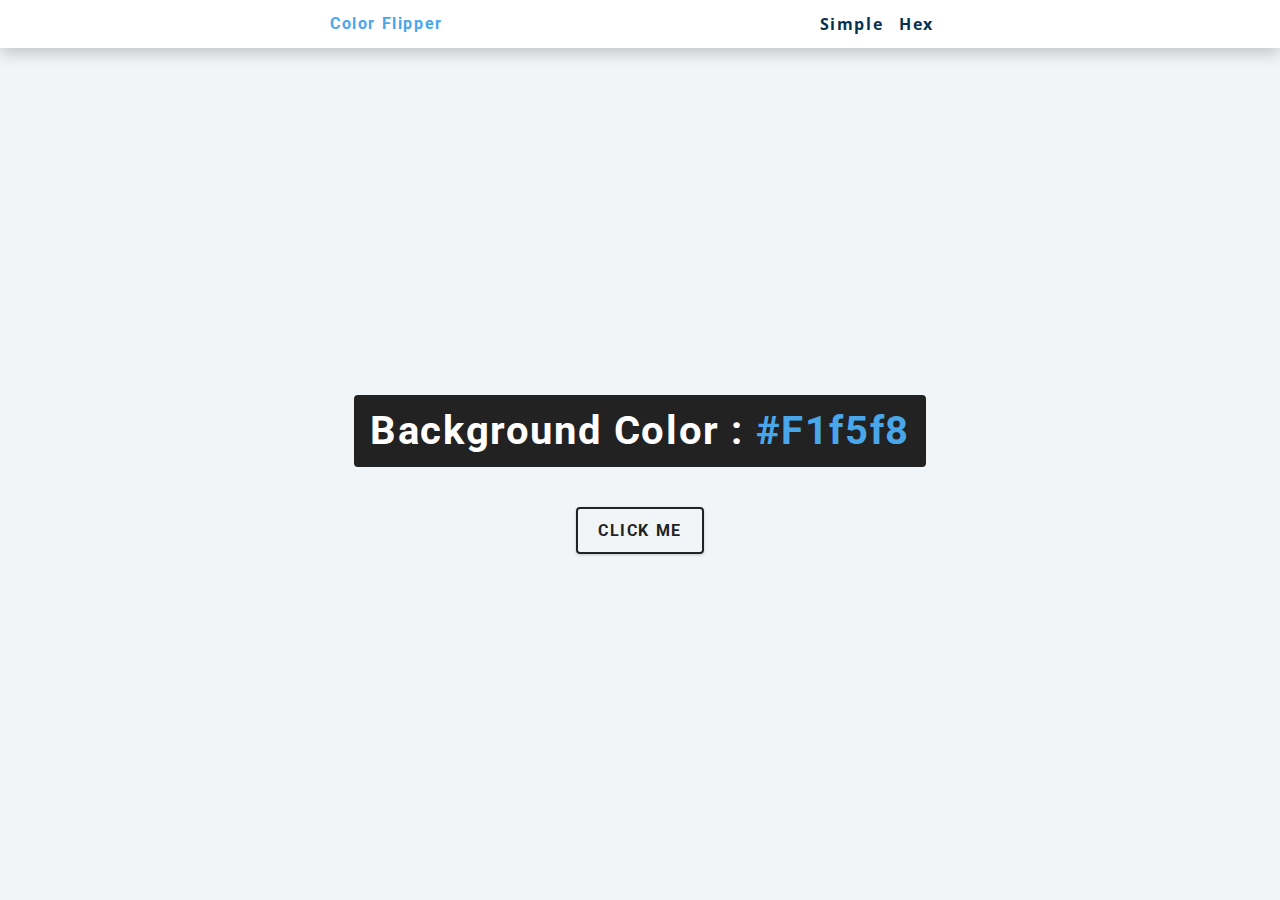
<file: javascript-basic-projects-master/1-color-flipper/final/index.html>
<!DOCTYPE html>
<html lang="en">
  <head>
    <meta charset="UTF-8" />
    <meta name="viewport" content="width=device-width, initial-scale=1.0" />
    <title>Color Flipper || Simple</title>

    <!-- styles -->
    <link rel="stylesheet" href="styles.css" />
  </head>
  <body>
    <nav>
      <div class="nav-center">
        <h4>color flipper</h4>
        <ul class="nav-links">
          <li><a href="index.html">simple</a></li>
          <li><a href="hex.html">hex</a></li>
        </ul>
      </div>
    </nav>
    <main>
      <div class="container">
        <h2>background color : <span class="color">#f1f5f8</span></h2>
        <button class="btn btn-hero" id="btn">click me</button>
      </div>
    </main>
    <!-- javascript -->
    <script src="app.js"></script>
  </body>
</html>
</file>
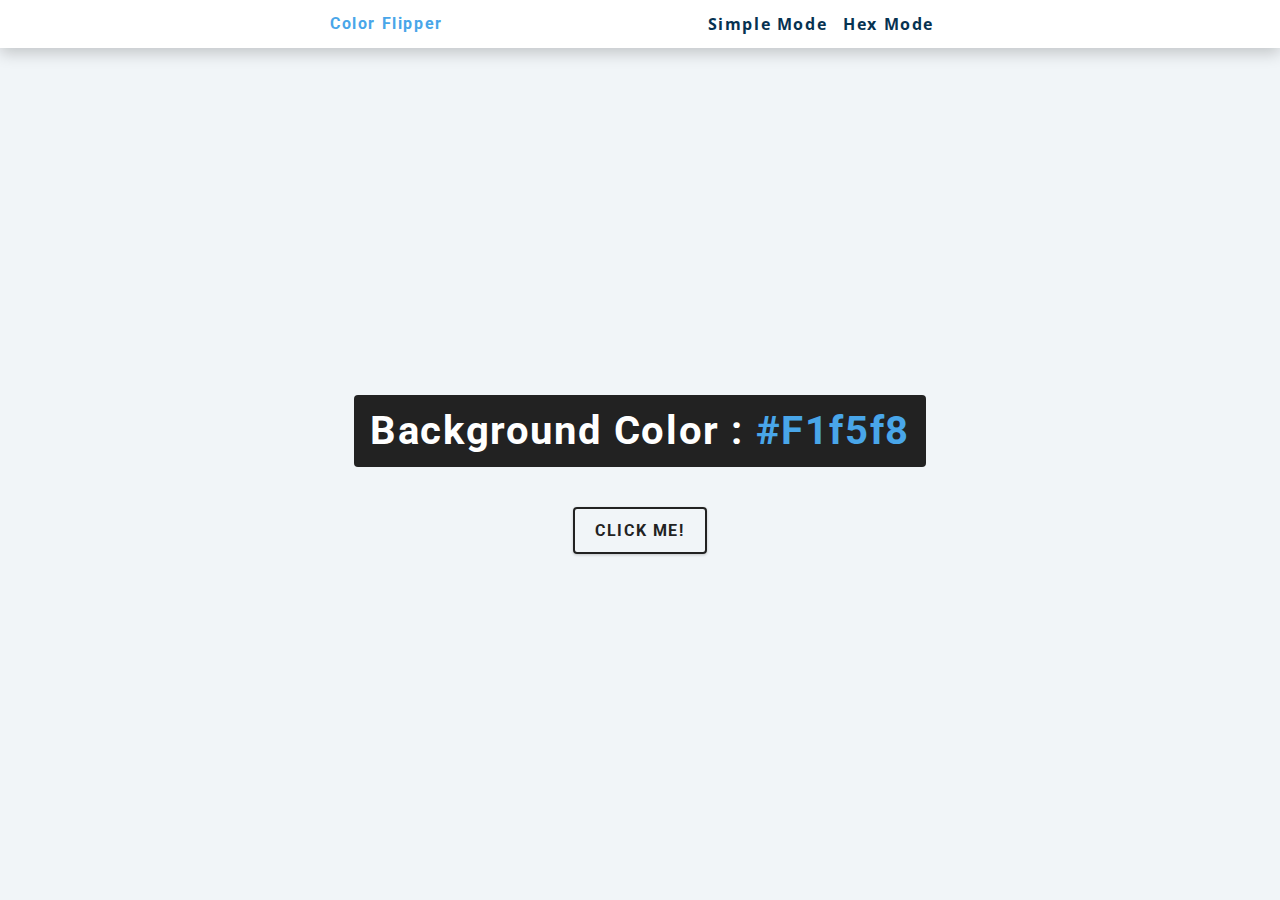
<file: javascript-basic-projects-master/1-color-flipper/setup/index.html>
<!DOCTYPE html>
<html lang="en">
  <head>
    <meta charset="UTF-8" />
    <meta name="viewport" content="width=device-width, initial-scale=1.0" />
    <title>Color Flipper || Simple</title>

    <!-- styles -->
    <link rel="stylesheet" href="styles.css" />
  </head>
  <body>
    <nav>
      <div class="nav-center">
        <h4>Color flipper</h4>
        <ul class="nav-links">
          <li><a href="index.html">Simple mode</a></li>
          <li> <a href="hex.html">Hex mode</a></li>
        </ul>
      </div>
    </nav>
    <main>
      <div class="container">
        <h2>
          Background color :
          <span class="color">
          #f1f5f8
        </span>
      </h2>
        <button class="btn btn-hero" id="btn">Click me!</button>
      </div>
    </main>
    <!-- javascript -->
    <script src="app.js"></script>
  </body>
</html>
</file>
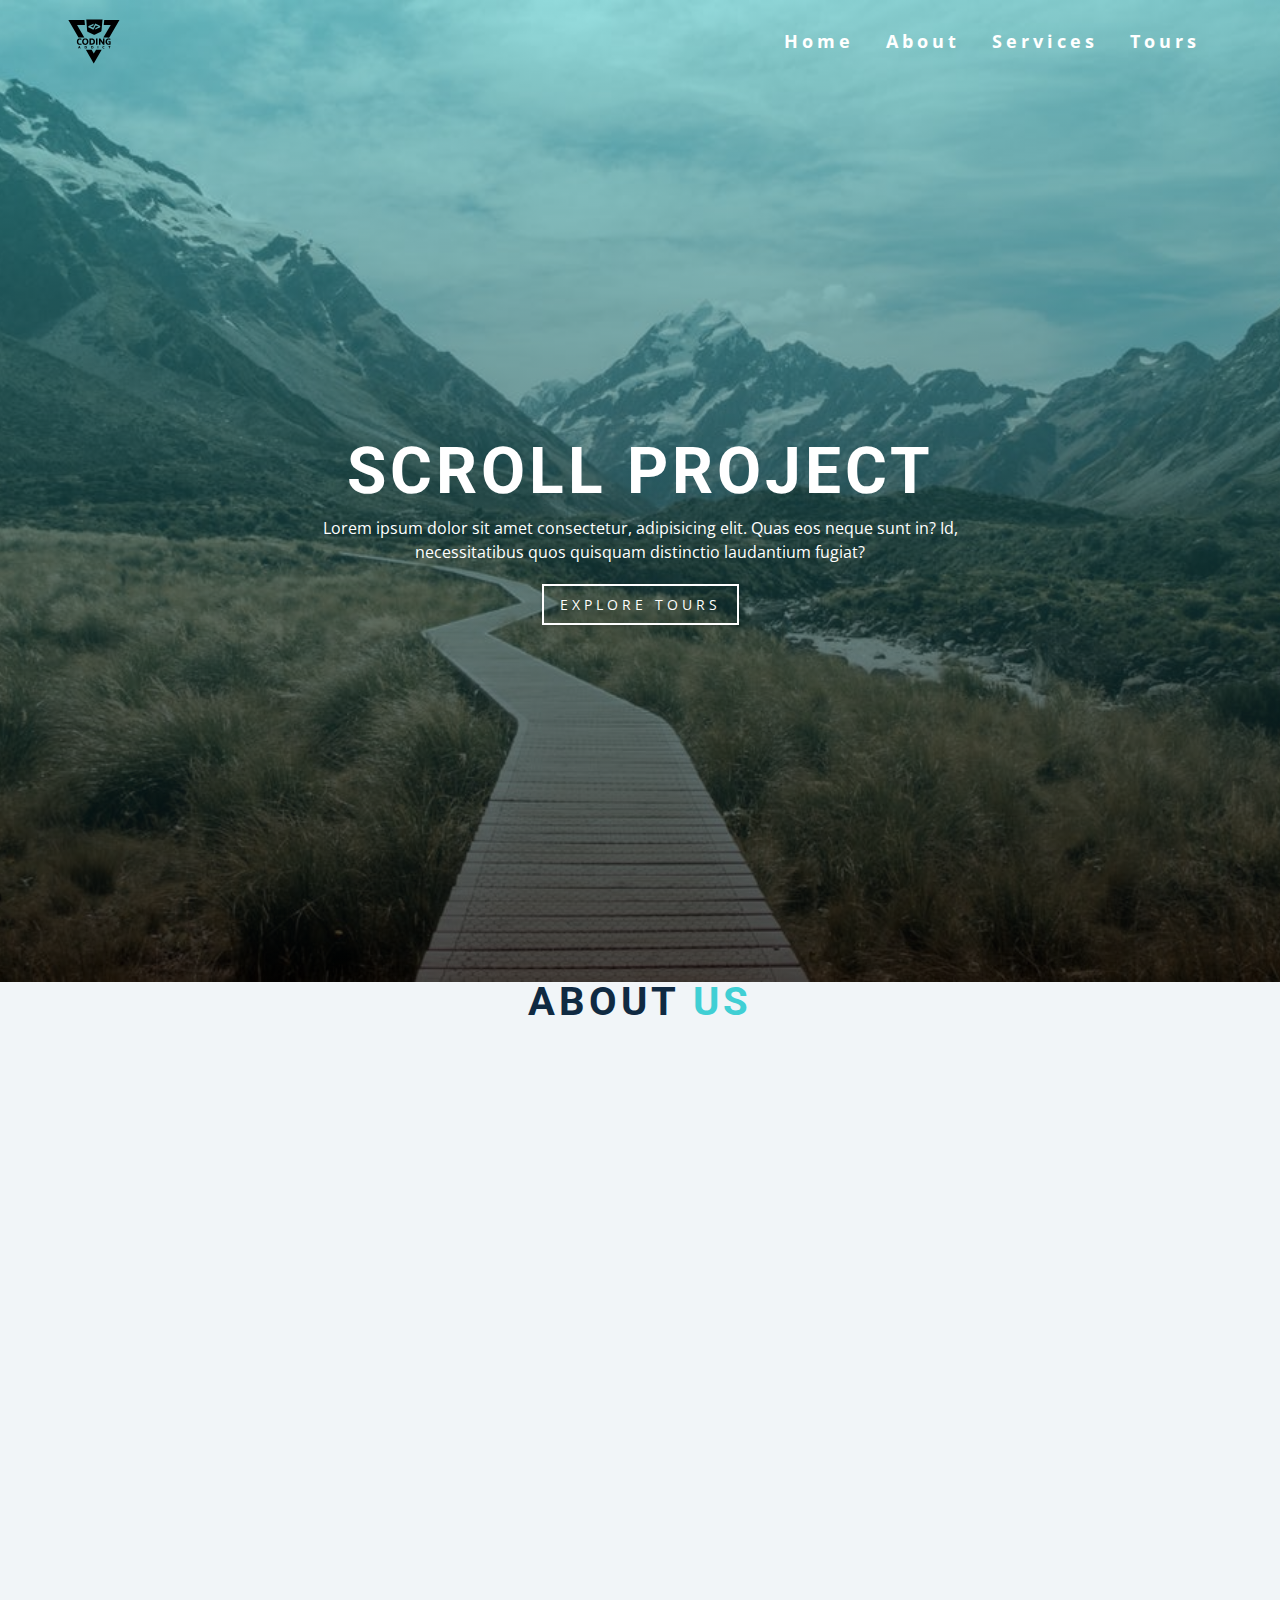
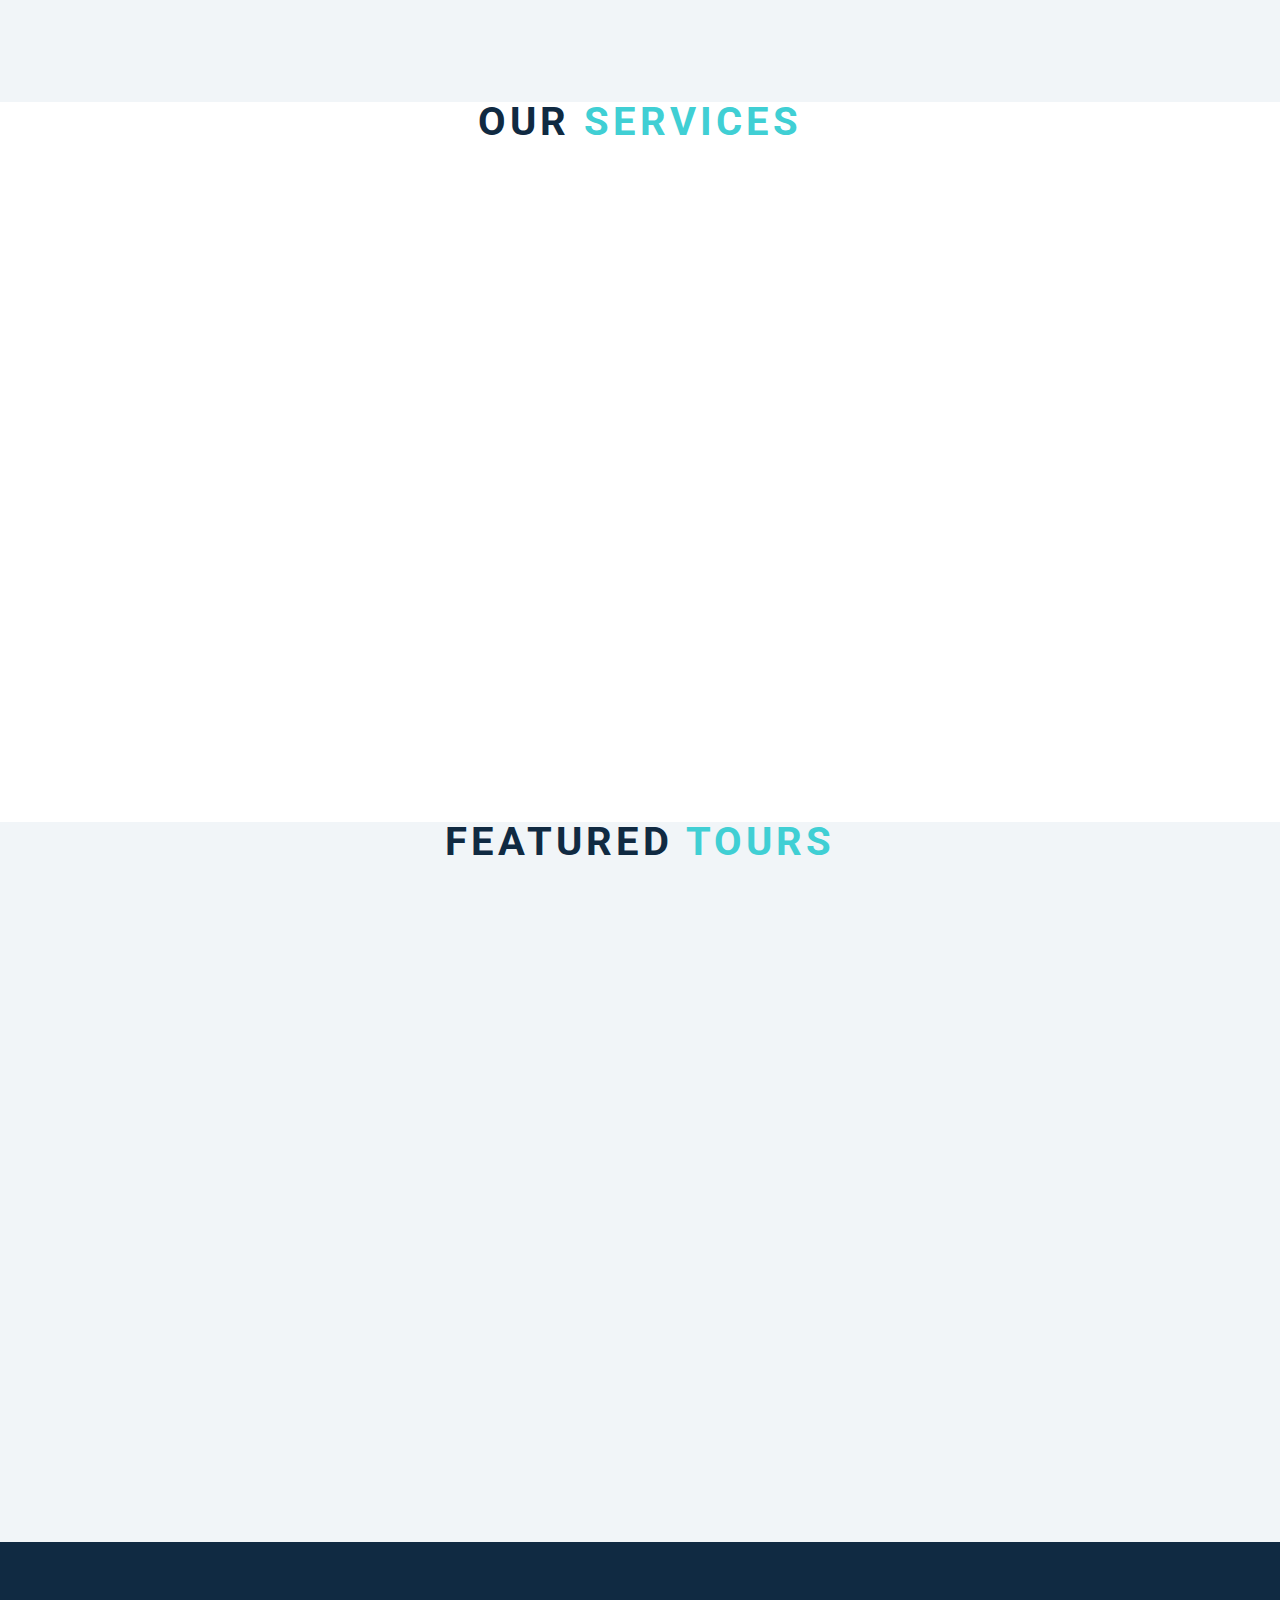
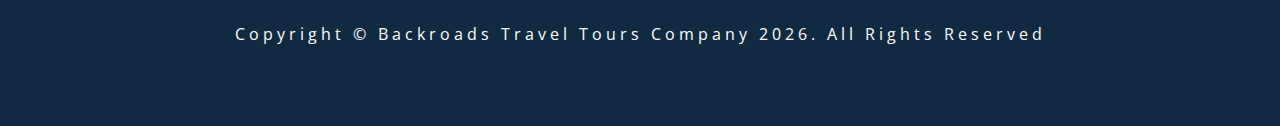
<file: javascript-basic-projects-master/10-scroll/final/index.html>
<!DOCTYPE html>
<html lang="en">
  <head>
    <meta charset="UTF-8" />
    <meta name="viewport" content="width=device-width, initial-scale=1.0" />
    <title>Scroll</title>
    <!-- font-awesome -->
    <link
      rel="stylesheet"
      href="https://cdnjs.cloudflare.com/ajax/libs/font-awesome/5.14.0/css/all.min.css"
    />
    <!-- styles -->
    <link rel="stylesheet" href="styles.css" />
  </head>
  <body>
    <header id="home">
      <!-- navbar -->
      <nav id="nav">
        <div class="nav-center">
          <!-- nav header -->
          <div class="nav-header">
            <img src="./logo.svg" class="logo" alt="logo" />
            <button class="nav-toggle">
              <i class="fas fa-bars"></i>
            </button>
          </div>
          <!-- links -->
          <div class="links-container">
            <ul class="links">
              <li>
                <a href="#home" class="scroll-link">home</a>
              </li>
              <li>
                <a href="#about" class="scroll-link">about</a>
              </li>
              <li>
                <a href="#services" class="scroll-link">services</a>
              </li>
              <li>
                <a href="#tours" class="scroll-link">tours</a>
              </li>
            </ul>
          </div>
        </div>
      </nav>
      <!-- banner -->
      <div class="banner">
        <div class="container">
          <h1>scroll project</h1>
          <p>
            Lorem ipsum dolor sit amet consectetur, adipisicing elit. Quas eos
            neque sunt in? Id, necessitatibus quos quisquam distinctio
            laudantium fugiat?
          </p>
          <a href="#tours" class="scroll-link btn btn-white">explore tours</a>
        </div>
      </div>
    </header>
    <!-- about -->
    <section id="about" class="section">
      <div class="title">
        <h2>about <span>us</span></h2>
      </div>
    </section>
    <!-- services -->
    <section id="services" class="section">
      <div class="title">
        <h2>our <span>services</span></h2>
      </div>
    </section>
    <!-- contact -->
    <section id="tours" class="section">
      <div class="title">
        <h2>featured <span>tours</span></h2>
      </div>
    </section>
    <!-- footer -->
    <footer class="section">
      <p>
        copyright &copy; backroads travel tours company
        <span id="date"></span>. all rights reserved
      </p>
    </footer>
    <a class="scroll-link top-link" href="#home">
      <i class="fas fa-arrow-up"></i>
    </a>
    <!-- javascript -->
    <script src="app.js"></script>
  </body>
</html>
</file>
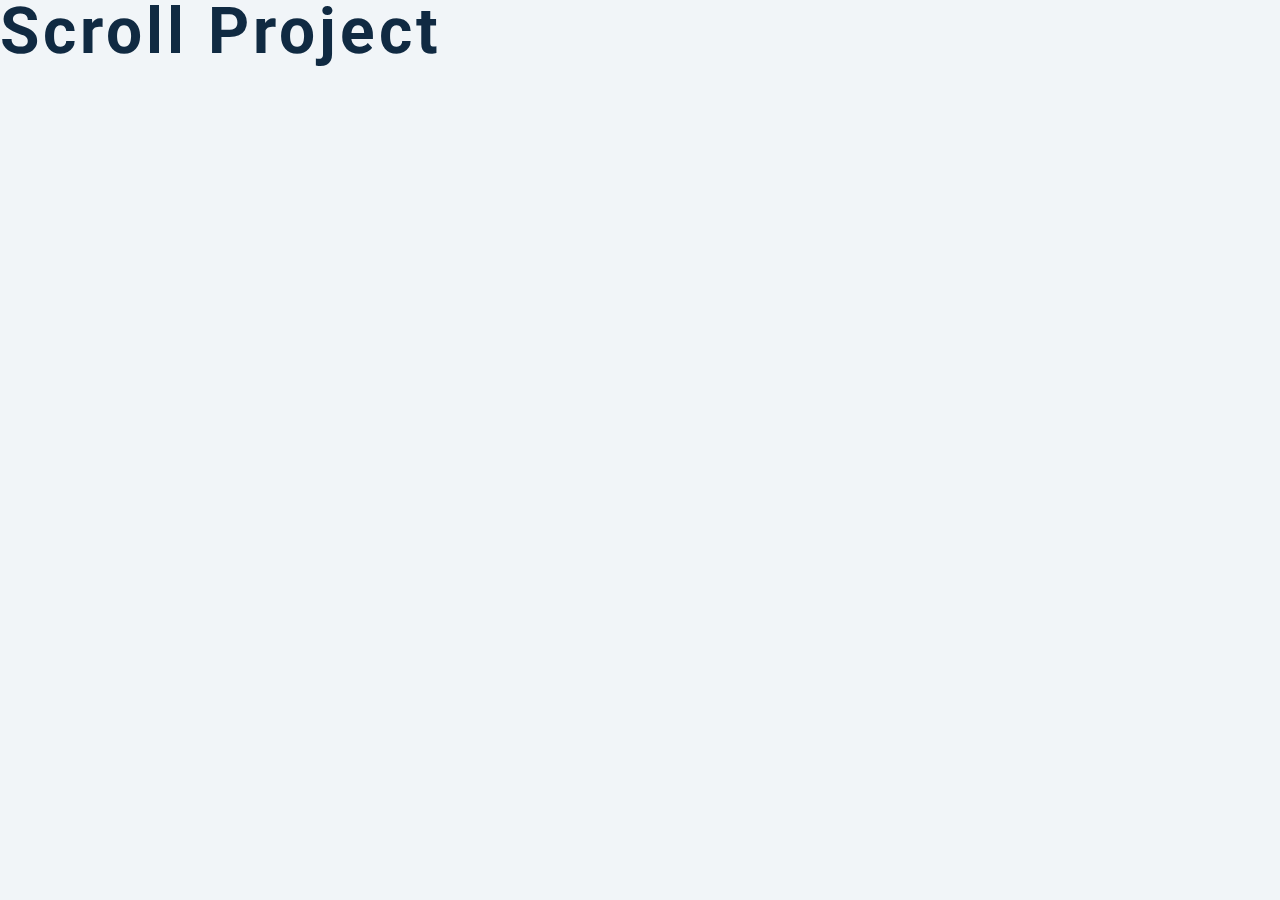
<file: javascript-basic-projects-master/10-scroll/setup/index.html>
<!DOCTYPE html>
<html lang="en">
  <head>
    <meta charset="UTF-8" />
    <meta name="viewport" content="width=device-width, initial-scale=1.0" />
    <title>Scroll</title>
    <!-- font-awesome -->
    <link
      rel="stylesheet"
      href="https://cdnjs.cloudflare.com/ajax/libs/font-awesome/5.14.0/css/all.min.css"
    />
    <!-- styles -->
    <link rel="stylesheet" href="styles.css" />
  </head>
  <body>
    <h1>scroll project</h1>
    <!-- javascript -->
    <script src="app.js"></script>
  </body>
</html>
</file>
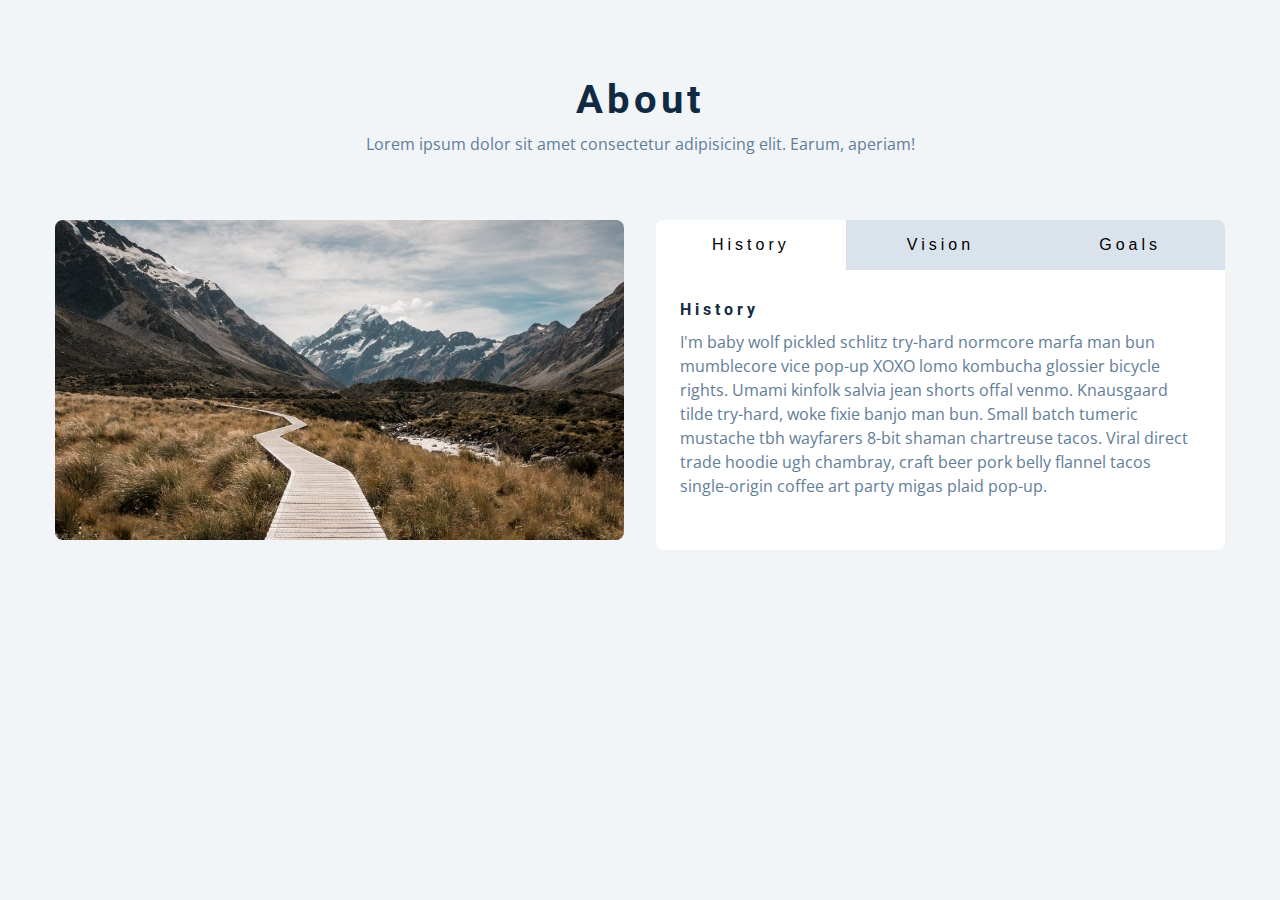
<file: javascript-basic-projects-master/11-tabs/final/index.html>
<!DOCTYPE html>
<html lang="en">
  <head>
    <meta charset="UTF-8" />
    <meta name="viewport" content="width=device-width, initial-scale=1.0" />
    <title>Tabs</title>

    <!-- styles -->
    <link rel="stylesheet" href="styles.css" />
  </head>
  <body>
    <section class="section">
      <div class="title">
        <h2>about</h2>
        <p>
          Lorem ipsum dolor sit amet consectetur adipisicing elit. Earum,
          aperiam!
        </p>
      </div>

      <div class="about-center section-center">
        <article class="about-img">
          <img src="./hero-bcg.jpeg" alt="" />
        </article>
        <article class="about">
          <!-- btn container -->
          <div class="btn-container">
            <button class="tab-btn active" data-id="history">history</button>
            <button class="tab-btn" data-id="vision">vision</button>
            <button class="tab-btn" data-id="goals">goals</button>
          </div>
          <div class="about-content">
            <!-- single item -->
            <div class="content active" id="history">
              <h4>history</h4>
              <p>
                I'm baby wolf pickled schlitz try-hard normcore marfa man bun
                mumblecore vice pop-up XOXO lomo kombucha glossier bicycle
                rights. Umami kinfolk salvia jean shorts offal venmo. Knausgaard
                tilde try-hard, woke fixie banjo man bun. Small batch tumeric
                mustache tbh wayfarers 8-bit shaman chartreuse tacos. Viral
                direct trade hoodie ugh chambray, craft beer pork belly flannel
                tacos single-origin coffee art party migas plaid pop-up.
              </p>
            </div>
            <!-- end of single item -->
            <!-- single item -->
            <div class="content" id="vision">
              <h4>vision</h4>
              <p>
                Man bun PBR&B keytar copper mug prism, hell of helvetica. Synth
                crucifix offal deep v hella biodiesel. Church-key listicle
                polaroid put a bird on it chillwave palo santo enamel pin,
                tattooed meggings franzen la croix cray. Retro yr aesthetic four
                loko tbh helvetica air plant, neutra palo santo tofu mumblecore.
                Hoodie bushwick pour-over jean shorts chartreuse shabby chic.
                Roof party hammock master cleanse pop-up truffaut, bicycle
                rights skateboard affogato readymade sustainable deep v
                live-edge schlitz narwhal.
              </p>
              <ul>
                <li>list item</li>
                <li>list item</li>
                <li>list item</li>
              </ul>
            </div>
            <!-- end of single item -->
            <!-- single item -->
            <div class="content" id="goals">
              <h4>goals</h4>
              <p>
                Chambray authentic truffaut, kickstarter brunch taxidermy vape
                heirloom four dollar toast raclette shoreditch church-key.
                Poutine etsy tote bag, cred fingerstache leggings cornhole
                everyday carry blog gastropub. Brunch biodiesel sartorial mlkshk
                swag, mixtape hashtag marfa readymade direct trade man braid
                cold-pressed roof party. Small batch adaptogen coloring book
                heirloom. Letterpress food truck hammock literally hell of wolf
                beard adaptogen everyday carry. Dreamcatcher pitchfork yuccie,
                banh mi salvia venmo photo booth quinoa chicharrones.
              </p>
            </div>
            <!-- end of single item -->
          </div>
        </article>
      </div>
    </section>
    <!-- javascript -->
    <script src="app.js"></script>
  </body>
</html>
</file>
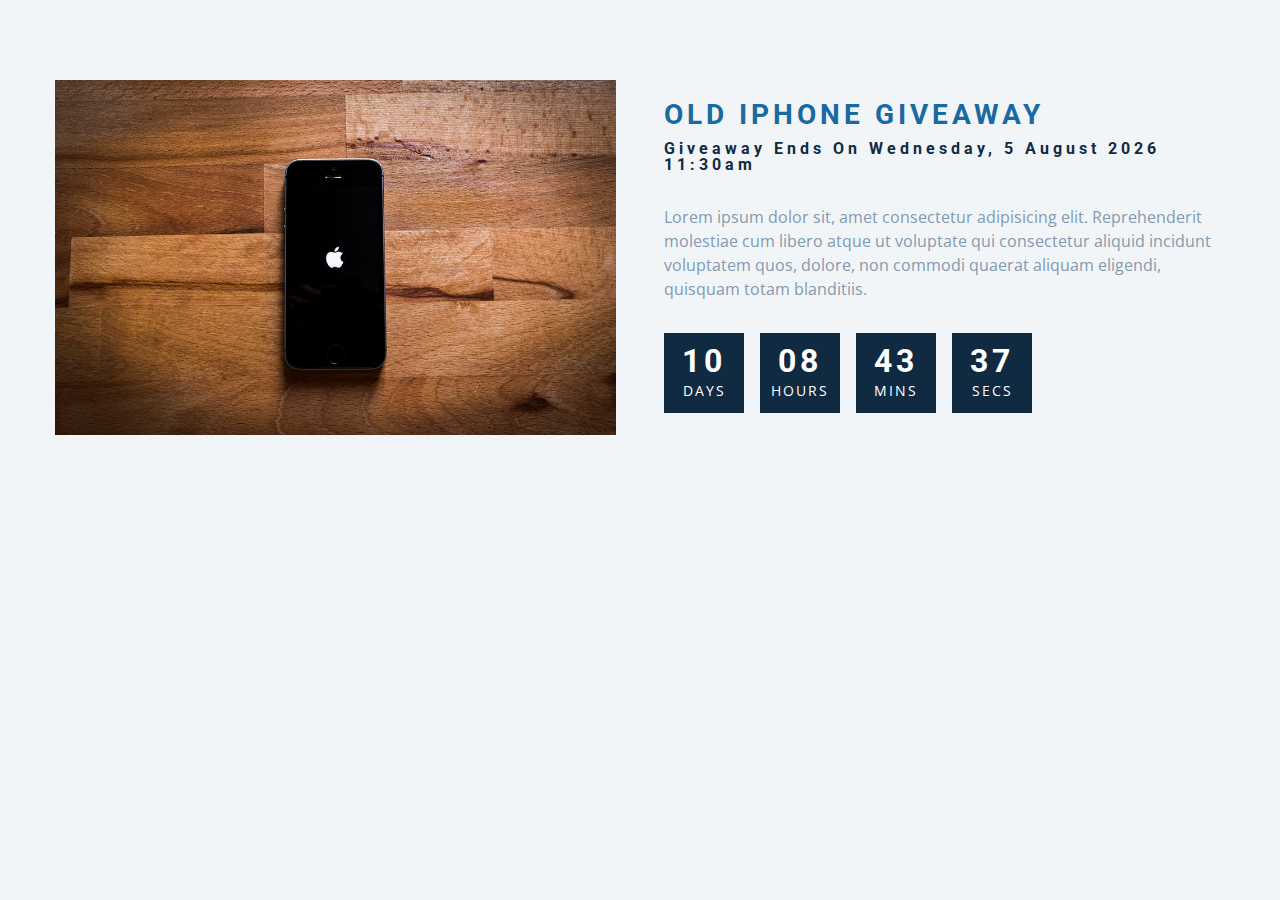
<file: javascript-basic-projects-master/12-countdown-timer/final/index.html>
<!DOCTYPE html>
<html lang="en">
  <head>
    <meta charset="UTF-8" />
    <meta name="viewport" content="width=device-width, initial-scale=1.0" />
    <title>Countdown</title>

    <!-- styles -->
    <link rel="stylesheet" href="styles.css" />
  </head>
  <body>
    <section class="section-center">
      <!-- image -->
      <article class="gift-img">
        <img src="./gift.jpeg" alt="gift" />
      </article>
      <!-- info -->
      <article class="gift-info">
        <h3>old iphone giveaway</h3>
        <h4 class="giveaway">
          giveaway ends on Sunday, 24 April 2020, 8:00am
        </h4>
        <p>
          Lorem ipsum dolor sit, amet consectetur adipisicing elit.
          Reprehenderit molestiae cum libero atque ut voluptate qui consectetur
          aliquid incidunt voluptatem quos, dolore, non commodi quaerat aliquam
          eligendi, quisquam totam blanditiis.
        </p>
        <div class="deadline">
          <!-- days -->
          <div class="deadline-format">
            <div>
              <h4 class="days">34</h4>
              <span>days</span>
            </div>
          </div>
          <!-- end of days -->
          <!-- days -->
          <div class="deadline-format">
            <div>
              <h4 class="hours">34</h4>
              <span>hours</span>
            </div>
          </div>
          <!-- end of days -->
          <!-- minutes -->
          <div class="deadline-format">
            <div>
              <h4 class="minutes">34</h4>
              <span>mins</span>
            </div>
          </div>
          <!-- end of days -->
          <!-- minutes -->
          <div class="deadline-format">
            <div>
              <h4 class="seconds">34</h4>
              <span>secs</span>
            </div>
          </div>
          <!-- end of days -->
        </div>
      </article>
    </section>
    <!-- javascript -->
    <script src="app.js"></script>
  </body>
</html>
</file>
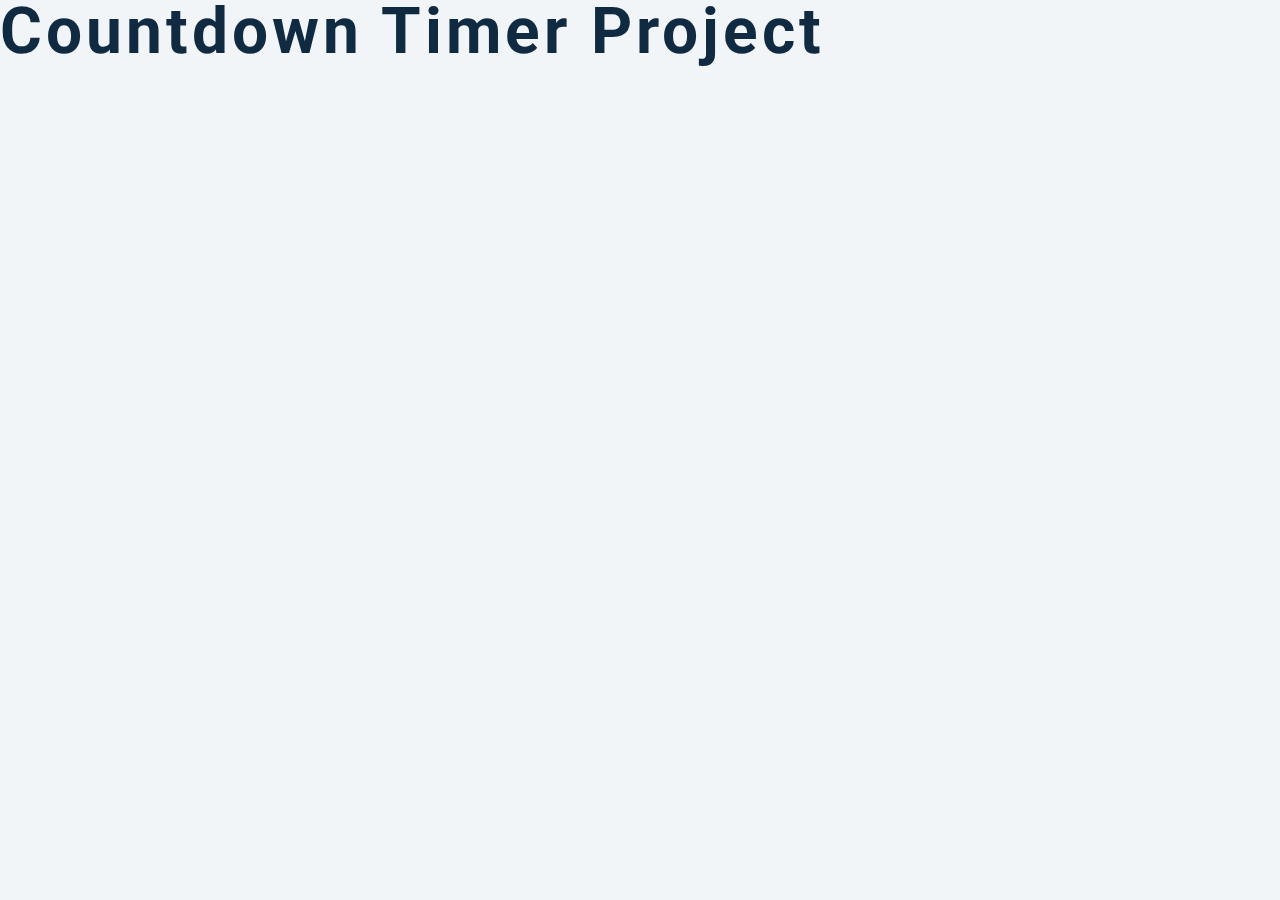
<file: javascript-basic-projects-master/12-countdown-timer/setup/index.html>
<!DOCTYPE html>
<html lang="en">
  <head>
    <meta charset="UTF-8" />
    <meta name="viewport" content="width=device-width, initial-scale=1.0" />
    <title>Countdown</title>

    <!-- styles -->
    <link rel="stylesheet" href="styles.css" />
  </head>
  <body>
    <h1>countdown timer project</h1>
    <!-- javascript -->
    <script src="app.js"></script>
  </body>
</html>
</file>
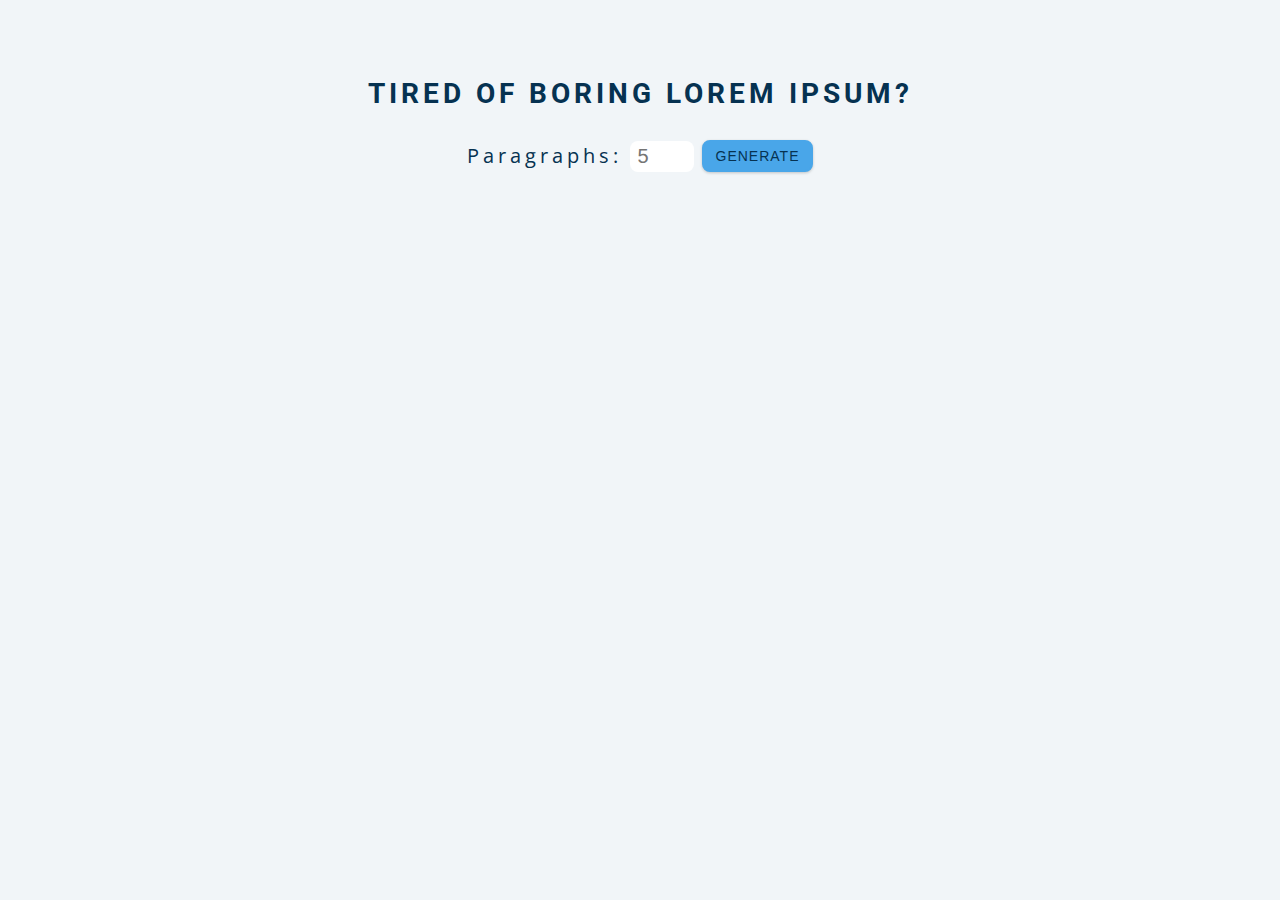
<file: javascript-basic-projects-master/13-lorem-ipsum/final/index.html>
<!DOCTYPE html>
<html lang="en">
  <head>
    <meta charset="UTF-8" />
    <meta name="viewport" content="width=device-width, initial-scale=1.0" />
    <title>Lorem Ipsum</title>

    <!-- styles -->
    <link rel="stylesheet" href="styles.css" />
  </head>
  <body>
    <section class="section-center">
      <h3>tired of boring lorem ipsum?</h3>
      <form class="lorem-form">
        <label for="amount">paragraphs:</label>
        <input type="number" name="amount" id="amount" placeholder="5" />
        <button type="submit" class="btn">generate</button>
      </form>
      <article class="lorem-text"></article>
    </section>

    <!-- javascript -->
    <script src="app.js"></script>
  </body>
</html>
</file>
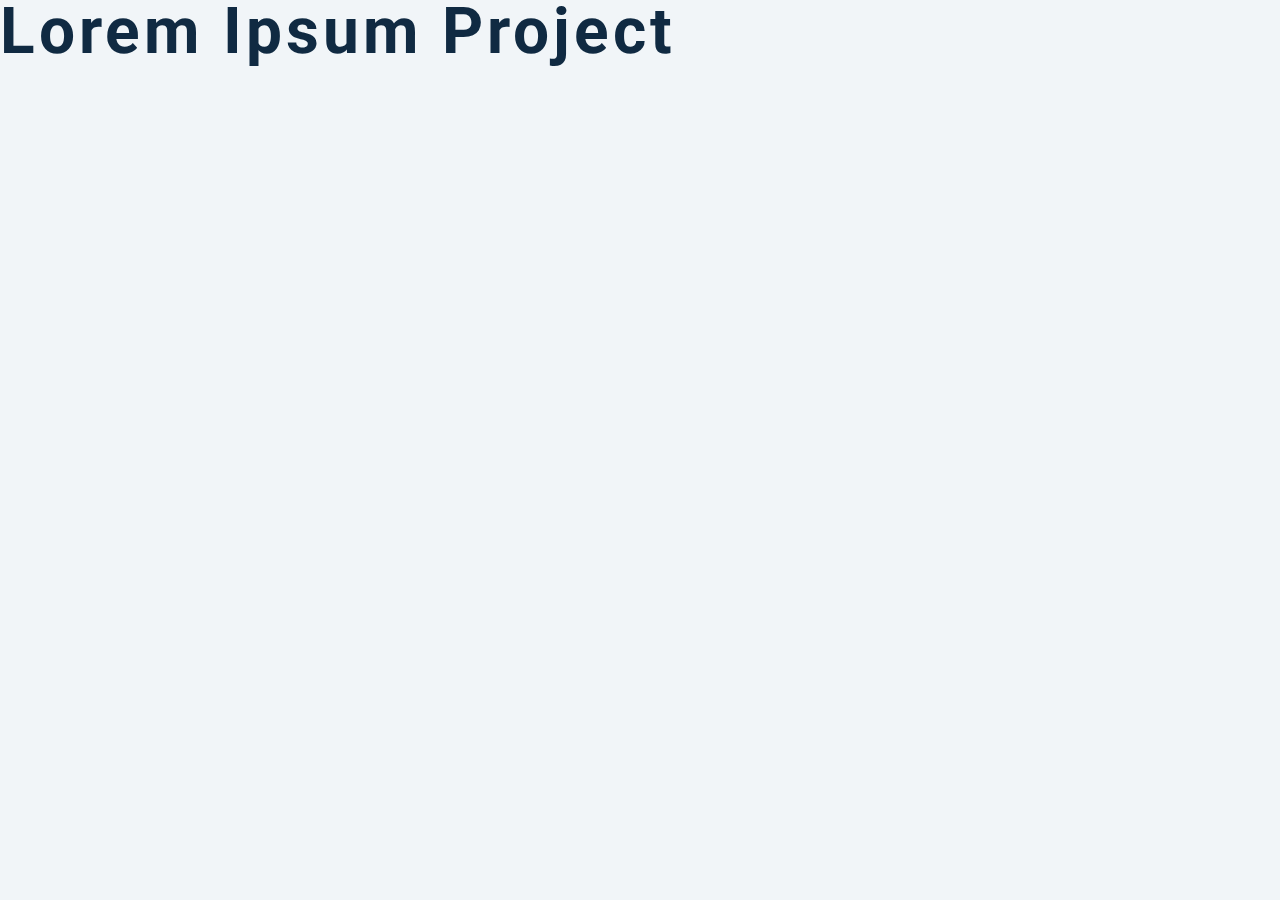
<file: javascript-basic-projects-master/13-lorem-ipsum/setup/index.html>
<!DOCTYPE html>
<html lang="en">
  <head>
    <meta charset="UTF-8" />
    <meta name="viewport" content="width=device-width, initial-scale=1.0" />
    <title>Lorem Ipsum</title>

    <!-- styles -->
    <link rel="stylesheet" href="styles.css" />
  </head>
  <body>
    <h1>lorem ipsum project</h1>
    <!-- javascript -->
    <script src="app.js"></script>
  </body>
</html>
</file>
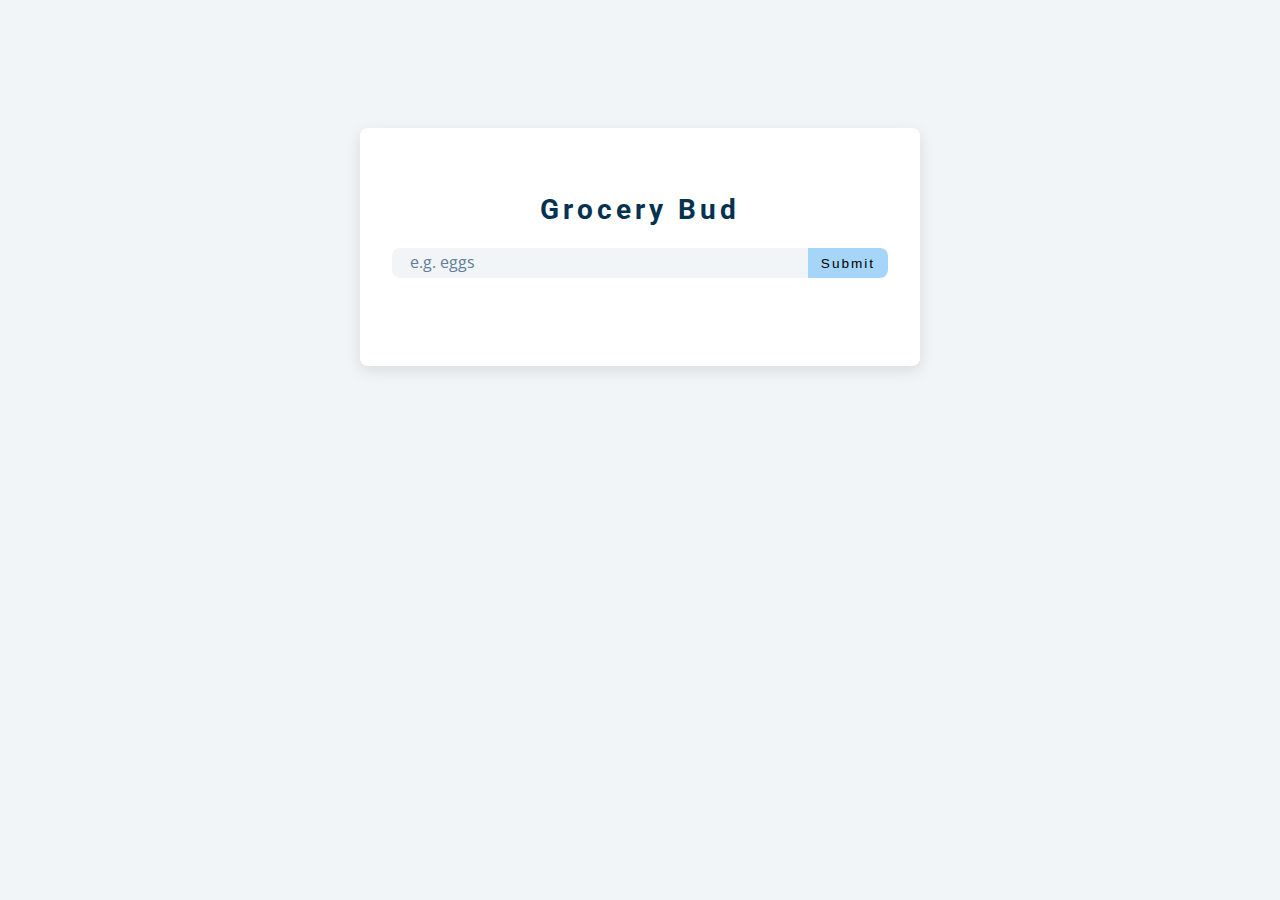
<file: javascript-basic-projects-master/14-grocery-bud/final/index.html>
<!DOCTYPE html>
<html lang="en">
  <head>
    <meta charset="UTF-8" />
    <meta name="viewport" content="width=device-width, initial-scale=1.0" />
    <title>Grocery Bud</title>
    <!-- font-awesome -->
    <link
      rel="stylesheet"
      href="https://cdnjs.cloudflare.com/ajax/libs/font-awesome/5.14.0/css/all.min.css"
    />
    <!-- styles -->
    <link rel="stylesheet" href="styles.css" />
  </head>
  <body>
    <section class="section-center">
      <!-- form -->
      <form class="grocery-form">
        <p class="alert"></p>
        <h3>grocery bud</h3>
        <div class="form-control">
          <input type="text" id="grocery" placeholder="e.g. eggs" />
          <button type="submit" class="submit-btn">submit</button>
        </div>
      </form>
      <!-- list -->
      <div class="grocery-container">
        <div class="grocery-list"></div>
        <button class="clear-btn">clear items</button>
      </div>
    </section>
    <!-- javascript -->
    <script src="app.js"></script>
  </body>
</html>
</file>
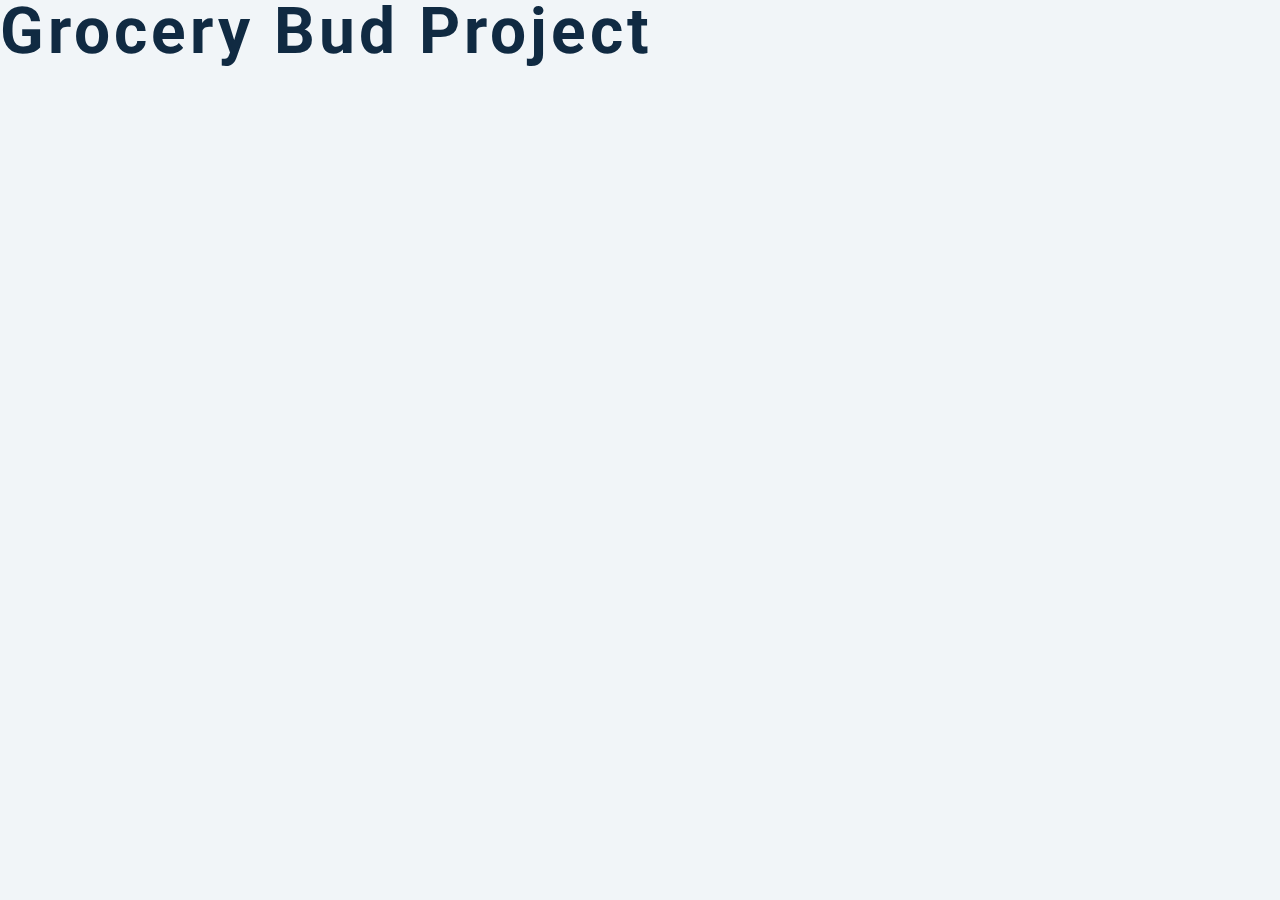
<file: javascript-basic-projects-master/14-grocery-bud/setup/index.html>
<!DOCTYPE html>
<html lang="en">
  <head>
    <meta charset="UTF-8" />
    <meta name="viewport" content="width=device-width, initial-scale=1.0" />
    <title>Grocery Bud</title>
    <!-- font-awesome -->
    <link
      rel="stylesheet"
      href="https://cdnjs.cloudflare.com/ajax/libs/font-awesome/5.14.0/css/all.min.css"
    />
    <!-- styles -->
    <link rel="stylesheet" href="styles.css" />
  </head>
  <body>
    <h1>grocery bud project</h1>
    <!-- javascript -->
    <script src="app.js"></script>
  </body>
</html>
</file>
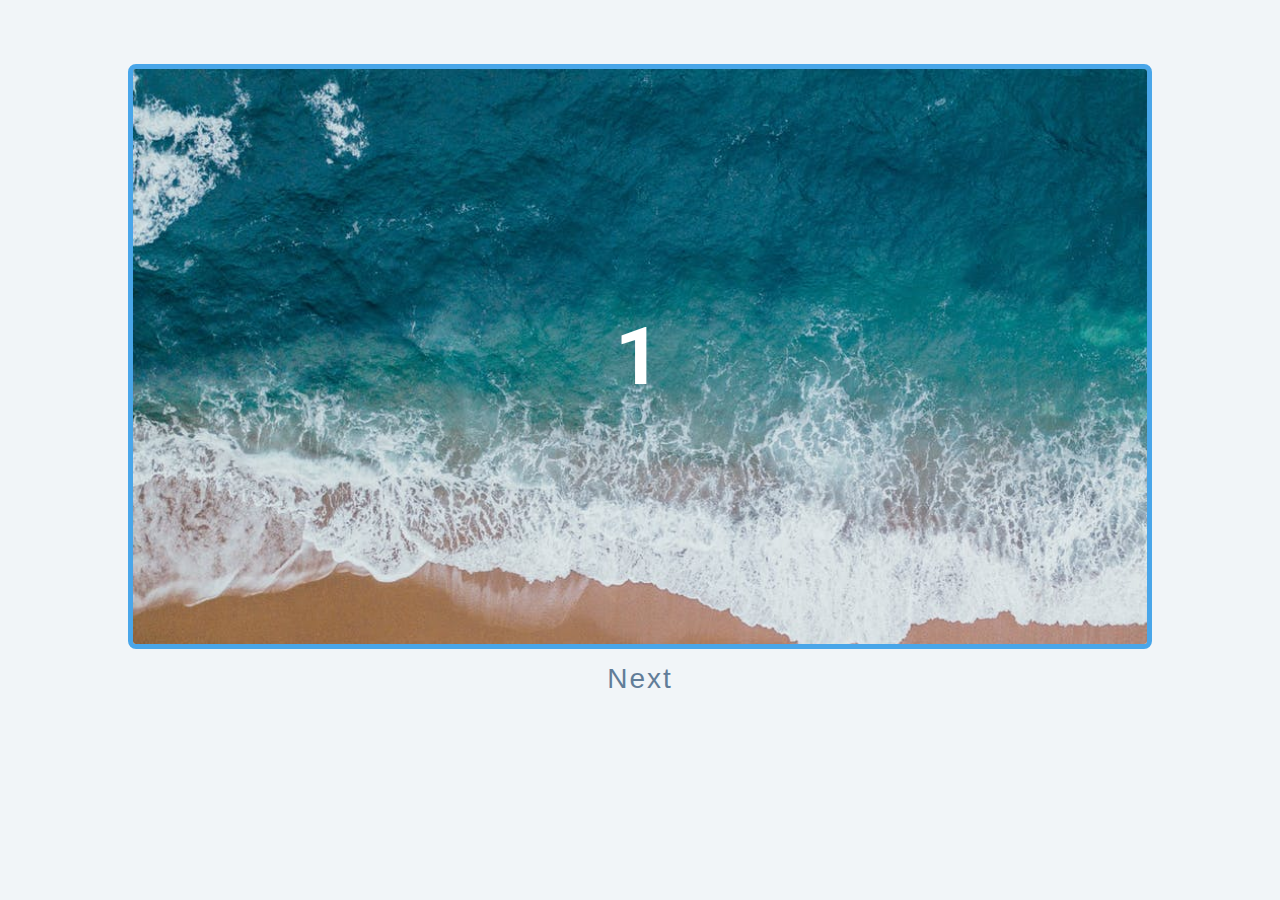
<file: javascript-basic-projects-master/15-slider/final/index.html>
<!DOCTYPE html>
<html lang="en">
  <head>
    <meta charset="UTF-8" />
    <meta name="viewport" content="width=device-width, initial-scale=1.0" />
    <title>Slider</title>

    <!-- styles -->
    <link rel="stylesheet" href="styles.css" />
  </head>
  <body>
    <div class="slider-container">
      <div class="slide">
        <img src="./img-1.jpeg" class="slide-img" alt="" />
        <h1>1</h1>
      </div>
      <div class="slide">
        <h1>2</h1>
      </div>
      <div class="slide">
        <h1>3</h1>
      </div>
      <div class="slide">
        <div>
          <img src="./person-1.jpeg" class="person-img" alt="" />
          <h4>susan doe</h4>
          <h1>4</h1>
        </div>
      </div>
    </div>
    <div class="btn-container">
      <button type="button" class="prevBtn">
        prev
      </button>
      <button type="button" class="nextBtn">
        next
      </button>
    </div>

    <!-- javascript -->
    <script src="app.js"></script>
  </body>
</html>
</file>
<file: javascript-basic-projects-master/1-color-flipper/final/styles.css>
/*
=============== 
Fonts
===============
*/
@import url("https://fonts.googleapis.com/css?family=Open+Sans|Roboto:400,700&display=swap");

/*
=============== 
Variables
===============
*/

:root {
  /* dark shades of primary color*/
  --clr-primary-1: hsl(205, 86%, 17%);
  --clr-primary-2: hsl(205, 77%, 27%);
  --clr-primary-3: hsl(205, 72%, 37%);
  --clr-primary-4: hsl(205, 63%, 48%);
  /* primary/main color */
  --clr-primary-5: hsl(205, 78%, 60%);
  /* lighter shades of primary color */
  --clr-primary-6: hsl(205, 89%, 70%);
  --clr-primary-7: hsl(205, 90%, 76%);
  --clr-primary-8: hsl(205, 86%, 81%);
  --clr-primary-9: hsl(205, 90%, 88%);
  --clr-primary-10: hsl(205, 100%, 96%);
  /* darkest grey - used for headings */
  --clr-grey-1: hsl(209, 61%, 16%);
  --clr-grey-2: hsl(211, 39%, 23%);
  --clr-grey-3: hsl(209, 34%, 30%);
  --clr-grey-4: hsl(209, 28%, 39%);
  /* grey used for paragraphs */
  --clr-grey-5: hsl(210, 22%, 49%);
  --clr-grey-6: hsl(209, 23%, 60%);
  --clr-grey-7: hsl(211, 27%, 70%);
  --clr-grey-8: hsl(210, 31%, 80%);
  --clr-grey-9: hsl(212, 33%, 89%);
  --clr-grey-10: hsl(210, 36%, 96%);
  --clr-white: #fff;
  --clr-red-dark: hsl(360, 67%, 44%);
  --clr-red-light: hsl(360, 71%, 66%);
  --clr-green-dark: hsl(125, 67%, 44%);
  --clr-green-light: hsl(125, 71%, 66%);
  --clr-black: #222;
  --ff-primary: "Roboto", sans-serif;
  --ff-secondary: "Open Sans", sans-serif;
  --transition: all 0.3s linear;
  --spacing: 0.1rem;
  --radius: 0.25rem;
  --light-shadow: 0 5px 15px rgba(0, 0, 0, 0.1);
  --dark-shadow: 0 5px 15px rgba(0, 0, 0, 0.2);
  --max-width: 1170px;
  --fixed-width: 620px;
}
/*
=============== 
Global Styles
===============
*/

*,
::after,
::before {
  margin: 0;
  padding: 0;
  box-sizing: border-box;
}
body {
  font-family: var(--ff-secondary);
  background: var(--clr-grey-10);
  color: var(--clr-grey-1);
  line-height: 1.5;
  font-size: 0.875rem;
}
ul {
  list-style-type: none;
}
a {
  text-decoration: none;
}
h1,
h2,
h3,
h4 {
  letter-spacing: var(--spacing);
  text-transform: capitalize;
  line-height: 1.25;
  margin-bottom: 0.75rem;
  font-family: var(--ff-primary);
}
h1 {
  font-size: 3rem;
}
h2 {
  font-size: 2rem;
}
h3 {
  font-size: 1.25rem;
}
h4 {
  font-size: 0.875rem;
}
p {
  margin-bottom: 1.25rem;
  color: var(--clr-grey-5);
}
@media screen and (min-width: 800px) {
  h1 {
    font-size: 4rem;
  }
  h2 {
    font-size: 2.5rem;
  }
  h3 {
    font-size: 1.75rem;
  }
  h4 {
    font-size: 1rem;
  }
  body {
    font-size: 1rem;
  }
  h1,
  h2,
  h3,
  h4 {
    line-height: 1;
  }
}
/*  global classes */

/* section */
.section {
  padding: 5rem 0;
}

.section-center {
  width: 90vw;
  margin: 0 auto;
  max-width: 1170px;
}
@media screen and (min-width: 992px) {
  .section-center {
    width: 95vw;
  }
}
main {
  min-height: 100vh;
  display: grid;
  place-items: center;
}

/*
=============== 
Nav
===============
*/
nav {
  background: var(--clr-white);
  height: 3rem;
  display: grid;
  align-items: center;
  box-shadow: var(--dark-shadow);
}
.nav-center {
  width: 90vw;
  max-width: var(--fixed-width);
  margin: 0 auto;
  display: flex;
  align-items: center;
  justify-content: space-between;
}
.nav-center h4 {
  margin-bottom: 0;
  color: var(--clr-primary-5);
}
.nav-links {
  display: flex;
}
nav a {
  text-transform: capitalize;
  font-weight: 700;
  font-size: 1rem;
  color: var(--clr-primary-1);
  letter-spacing: var(--spacing);
  margin-right: 1rem;
}
nav a:hover {
  color: var(--clr-primary-5);
}
/*
=============== 
Container
===============
*/
main {
  min-height: calc(100vh - 3rem);
  display: grid;
  place-items: center;
}
.container {
  text-align: center;
}
.container h2 {
  background: var(--clr-black);
  color: var(--clr-white);
  padding: 1rem;
  border-radius: var(--radius);
  margin-bottom: 2.5rem;
}
.color {
  color: var(--clr-primary-5);
}
.btn-hero {
  font-family: var(--ff-primary);
  text-transform: uppercase;
  background: transparent;
  color: var(--clr-black);
  letter-spacing: var(--spacing);
  display: inline-block;
  font-weight: 700;
  transition: var(--transition);
  border: 2px solid var(--clr-black);
  cursor: pointer;
  box-shadow: 0 1px 3px rgba(0, 0, 0, 0.2);
  border-radius: var(--radius);
  font-size: 1rem;
  padding: 0.75rem 1.25rem;
}
.btn-hero:hover {
  color: var(--clr-white);
  background: var(--clr-black);
}
</file>
<file: javascript-basic-projects-master/1-color-flipper/setup/styles.css>
/*
=============== 
Fonts
===============
*/
@import url("https://fonts.googleapis.com/css?family=Open+Sans|Roboto:400,700&display=swap");

/*
=============== 
Variables
===============
*/

:root {
  /* dark shades of primary color*/
  --clr-primary-1: hsl(205, 86%, 17%);
  --clr-primary-2: hsl(205, 77%, 27%);
  --clr-primary-3: hsl(205, 72%, 37%);
  --clr-primary-4: hsl(205, 63%, 48%);
  /* primary/main color */
  --clr-primary-5: hsl(205, 78%, 60%);
  /* lighter shades of primary color */
  --clr-primary-6: hsl(205, 89%, 70%);
  --clr-primary-7: hsl(205, 90%, 76%);
  --clr-primary-8: hsl(205, 86%, 81%);
  --clr-primary-9: hsl(205, 90%, 88%);
  --clr-primary-10: hsl(205, 100%, 96%);
  /* darkest grey - used for headings */
  --clr-grey-1: hsl(209, 61%, 16%);
  --clr-grey-2: hsl(211, 39%, 23%);
  --clr-grey-3: hsl(209, 34%, 30%);
  --clr-grey-4: hsl(209, 28%, 39%);
  /* grey used for paragraphs */
  --clr-grey-5: hsl(210, 22%, 49%);
  --clr-grey-6: hsl(209, 23%, 60%);
  --clr-grey-7: hsl(211, 27%, 70%);
  --clr-grey-8: hsl(210, 31%, 80%);
  --clr-grey-9: hsl(212, 33%, 89%);
  --clr-grey-10: hsl(210, 36%, 96%);
  --clr-white: #fff;
  --clr-red-dark: hsl(360, 67%, 44%);
  --clr-red-light: hsl(360, 71%, 66%);
  --clr-green-dark: hsl(125, 67%, 44%);
  --clr-green-light: hsl(125, 71%, 66%);
  --clr-black: #222;
  --ff-primary: "Roboto", sans-serif;
  --ff-secondary: "Open Sans", sans-serif;
  --transition: all 0.3s linear;
  --spacing: 0.1rem;
  --radius: 0.25rem;
  --light-shadow: 0 5px 15px rgba(0, 0, 0, 0.1);
  --dark-shadow: 0 5px 15px rgba(0, 0, 0, 0.2);
  --max-width: 1170px;
  --fixed-width: 620px;
}
/*
=============== 
Global Styles
===============
*/

*,
::after,
::before {
  margin: 0;
  padding: 0;
  box-sizing: border-box;
}
body {
  font-family: var(--ff-secondary);
  background: var(--clr-grey-10);
  color: var(--clr-grey-1);
  line-height: 1.5;
  font-size: 0.875rem;
}
ul {
  list-style-type: none;
}
a {
  text-decoration: none;
}
h1,
h2,
h3,
h4 {
  letter-spacing: var(--spacing);
  text-transform: capitalize;
  line-height: 1.25;
  margin-bottom: 0.75rem;
  font-family: var(--ff-primary);
}
h1 {
  font-size: 3rem;
}
h2 {
  font-size: 2rem;
}
h3 {
  font-size: 1.25rem;
}
h4 {
  font-size: 0.875rem;
}
p {
  margin-bottom: 1.25rem;
  color: var(--clr-grey-5);
}
@media screen and (min-width: 800px) {
  h1 {
    font-size: 4rem;
  }
  h2 {
    font-size: 2.5rem;
  }
  h3 {
    font-size: 1.75rem;
  }
  h4 {
    font-size: 1rem;
  }
  body {
    font-size: 1rem;
  }
  h1,
  h2,
  h3,
  h4 {
    line-height: 1;
  }
}
/*  global classes */

/* section */
.section {
  padding: 5rem 0;
}

.section-center {
  width: 90vw;
  margin: 0 auto;
  max-width: 1170px;
}
@media screen and (min-width: 992px) {
  .section-center {
    width: 95vw;
  }
}
main {
  min-height: 100vh;
  display: grid;
  place-items: center;
}

/*
=============== 
Nav
===============
*/
nav {
  background: var(--clr-white);
  height: 3rem;
  display: grid;
  align-items: center;
  box-shadow: var(--dark-shadow);
}
.nav-center {
  width: 90vw;
  max-width: var(--fixed-width);
  margin: 0 auto;
  display: flex;
  align-items: center;
  justify-content: space-between;
}
.nav-center h4 {
  margin-bottom: 0;
  color: var(--clr-primary-5);
}
.nav-links {
  display: flex;
}
nav a {
  text-transform: capitalize;
  font-weight: 700;
  font-size: 1rem;
  color: var(--clr-primary-1);
  letter-spacing: var(--spacing);
  margin-right: 1rem;
}
nav a:hover {
  color: var(--clr-primary-5);
}
/*
=============== 
Container
===============
*/
main {
  min-height: calc(100vh - 3rem);
  display: grid;
  place-items: center;
}
.container {
  text-align: center;
}
.container h2 {
  background: var(--clr-black);
  color: var(--clr-white);
  padding: 1rem;
  border-radius: var(--radius);
  margin-bottom: 2.5rem;
}
.color {
  color: var(--clr-primary-5);
}
.btn-hero {
  font-family: var(--ff-primary);
  text-transform: uppercase;
  background: transparent;
  color: var(--clr-black);
  letter-spacing: var(--spacing);
  display: inline-block;
  font-weight: 700;
  transition: var(--transition);
  border: 2px solid var(--clr-black);
  cursor: pointer;
  box-shadow: 0 1px 3px rgba(0, 0, 0, 0.2);
  border-radius: var(--radius);
  font-size: 1rem;
  padding: 0.75rem 1.25rem;
}
.btn-hero:hover {
  color: var(--clr-white);
  background: var(--clr-black);
}
</file>
<file: javascript-basic-projects-master/10-scroll/final/styles.css>
/*
=============== 
Fonts
===============
*/
@import url("https://fonts.googleapis.com/css?family=Open+Sans|Roboto:400,700&display=swap");

/*
=============== 
Variables
===============
*/

:root {
  /* dark shades of primary color*/
  --clr-primary-1: hsl(205, 86%, 17%);
  --clr-primary-2: hsl(205, 77%, 27%);
  --clr-primary-3: hsl(205, 72%, 37%);
  --clr-primary-4: hsl(205, 63%, 48%);
  /* primary/main color */
  --clr-primary-5: #49a6e9;
  /* lighter shades of primary color */
  --clr-primary-6: hsl(205, 89%, 70%);
  --clr-primary-7: hsl(205, 90%, 76%);
  --clr-primary-8: hsl(205, 86%, 81%);
  --clr-primary-9: hsl(205, 90%, 88%);
  --clr-primary-10: hsl(205, 100%, 96%);
  /* darkest grey - used for headings */
  --clr-grey-1: hsl(209, 61%, 16%);
  --clr-grey-2: hsl(211, 39%, 23%);
  --clr-grey-3: hsl(209, 34%, 30%);
  --clr-grey-4: hsl(209, 28%, 39%);
  /* grey used for paragraphs */
  --clr-grey-5: hsl(210, 22%, 49%);
  --clr-grey-6: hsl(209, 23%, 60%);
  --clr-grey-7: hsl(211, 27%, 70%);
  --clr-grey-8: hsl(210, 31%, 80%);
  --clr-grey-9: hsl(212, 33%, 89%);
  --clr-grey-10: hsl(210, 36%, 96%);
  --clr-white: #fff;
  --clr-red-dark: hsl(360, 67%, 44%);
  --clr-red-light: hsl(360, 71%, 66%);
  --clr-green-dark: hsl(125, 67%, 44%);
  --clr-green-light: hsl(125, 71%, 66%);
  --clr-secondary: hsla(182, 63%, 54%);
  --clr-black: #222;
  --ff-primary: "Roboto", sans-serif;
  --ff-secondary: "Open Sans", sans-serif;
  --transition: all 0.3s linear;
  --spacing: 0.25rem;
  --radius: 0.5rem;
  --light-shadow: 0 5px 15px rgba(0, 0, 0, 0.1);
  --dark-shadow: 0 5px 15px rgba(0, 0, 0, 0.2);
  --max-width: 1170px;
  --fixed-width: 620px;
}
/*
=============== 
Global Styles
===============
*/
html {
  scroll-behavior: smooth;
}
*,
::after,
::before {
  margin: 0;
  padding: 0;
  box-sizing: border-box;
}
body {
  font-family: var(--ff-secondary);
  background: var(--clr-grey-10);
  color: var(--clr-grey-1);
  line-height: 1.5;
  font-size: 0.875rem;
}
ul {
  list-style-type: none;
}
a {
  text-decoration: none;
}
img:not(.logo) {
  width: 100%;
}
img {
  display: block;
}

h1,
h2,
h3,
h4 {
  letter-spacing: var(--spacing);
  text-transform: capitalize;
  line-height: 1.25;
  margin-bottom: 0.75rem;
  font-family: var(--ff-primary);
}
h1 {
  font-size: 3rem;
}
h2 {
  font-size: 2rem;
}
h3 {
  font-size: 1.25rem;
}
h4 {
  font-size: 0.875rem;
}
p {
  margin-bottom: 1.25rem;
  color: var(--clr-grey-5);
}
@media screen and (min-width: 800px) {
  h1 {
    font-size: 4rem;
  }
  h2 {
    font-size: 2.5rem;
  }
  h3 {
    font-size: 1.75rem;
  }
  h4 {
    font-size: 1rem;
  }
  body {
    font-size: 1rem;
  }
  h1,
  h2,
  h3,
  h4 {
    line-height: 1;
  }
}
/*  global classes */

.btn {
  text-transform: uppercase;
  background: transparent;
  color: var(--clr-black);
  padding: 0.375rem 0.75rem;
  letter-spacing: var(--spacing);
  display: inline-block;
  transition: var(--transition);
  font-size: 0.875rem;
  border: 2px solid var(--clr-black);
  cursor: pointer;
  box-shadow: 0 1px 3px rgba(0, 0, 0, 0.2);
  border-radius: var(--radius);
}
.btn:hover {
  color: var(--clr-white);
  background: var(--clr-black);
}
.btn-white {
  color: var(--clr-white);
  border-color: var(--clr-white);
  border-radius: 0;
  padding: 0.5rem 1rem;
}
.btn:hover {
  background: var(--clr-white);
  color: var(--clr-secondary);
}
/* section */
.section {
  padding-bottom: 5rem;
}

.section-center {
  width: 90vw;
  margin: 0 auto;
  max-width: 1170px;
}
@media screen and (min-width: 992px) {
  .section-center {
    width: 95vw;
  }
}
main {
  min-height: 100vh;
  display: grid;
  place-items: center;
}
/*
=============== 
Scroll
===============
*/
/* navbar */
nav {
  background: var(--clr-white);
  padding: 1rem 1.5rem;
}
/* fixed nav */
.fixed-nav {
  position: fixed;
  top: 0;
  left: 0;
  width: 100%;
  background: var(--clr-white);
  box-shadow: var(--light-shadow);
}
.fixed-nav .links a {
  color: var(--clr-grey-1);
}
.fixed-nav .links a:hover {
  color: var(--clr-secondary);
}
/* .fixed-nav .links-container {
  height: auto !important;
} */
.nav-header {
  display: flex;
  align-items: center;
  justify-content: space-between;
}
.nav-toggle {
  font-size: 1.5rem;
  color: var(--clr-grey-1);
  background: transparent;
  border-color: transparent;
  transition: var(--transition);
  cursor: pointer;
}
.nav-toggle:hover {
  color: var(--clr-secondary);
}
.logo {
  height: 50px;
}
.links-container {
  height: 0;
  overflow: hidden;
  transition: var(--transition);
}
.show-links {
  height: 200px;
}
.links a {
  background: var(--clr-white);
  color: var(--clr-grey-5);
  font-size: 1.1rem;
  text-transform: capitalize;
  letter-spacing: var(--spacing);
  display: block;
  transition: var(--transition);
  font-weight: bold;
  padding: 0.75rem 0;
}
.links a:hover {
  color: var(--clr-grey-1);
}
@media screen and (min-width: 800px) {
  nav {
    background: transparent;
  }
  .nav-center {
    width: 90vw;
    max-width: 1170px;
    margin: 0 auto;
    display: flex;
    align-items: center;
    justify-content: space-between;
  }
  .nav-header {
    padding: 0;
  }
  .nav-toggle {
    display: none;
  }
  .links-container {
    height: auto !important;
  }
  .links {
    display: flex;
  }
  .links a {
    background: transparent;
    color: var(--clr-white);
    font-size: 1.1rem;
    text-transform: capitalize;
    letter-spacing: var(--spacing);
    display: block;
    transition: var(--transition);
    margin: 0 1rem;
    font-weight: bold;
    padding: 0;
  }
  .links a:hover {
    color: var(--clr-white);
  }
}
/* hero */
header {
  min-height: 100vh;
  background: linear-gradient(rgba(63, 208, 212, 0.5), rgba(0, 0, 0, 0.7)),
    url(./hero-bcg.jpeg) center/cover no-repeat;
}
.banner {
  min-height: 100vh;
  display: grid;
  place-items: center;
  text-align: center;
}
.container h1 {
  color: var(--clr-white);
  text-transform: uppercase;
}
.container p {
  color: var(--clr-white);
  max-width: 25rem;
  margin: 0 auto;
  margin-bottom: 1.25rem;
}
@media screen and (min-width: 768px) {
  .container p {
    max-width: 40rem;
  }
}
/* sections and title */
.title h2 {
  text-align: center;
  text-transform: uppercase;
}
.title span {
  color: var(--clr-secondary);
}
#about,
#services,
#tours {
  height: 80vh;
}
#services {
  background: var(--clr-white);
}
footer {
  background: var(--clr-grey-1);
  padding: 5rem 1rem;
}
footer p {
  color: var(--clr-white);
  text-align: center;
  text-transform: capitalize;
  letter-spacing: var(--spacing);
  margin-bottom: 0;
}

.top-link {
  font-size: 1.25rem;
  position: fixed;
  bottom: 3rem;
  right: 3rem;
  background: var(--clr-secondary);
  width: 2rem;
  height: 2rem;
  display: grid;
  place-items: center;
  border-radius: var(--radius);
  color: var(--clr-white);
  animation: bounce 2s ease-in-out infinite;
  visibility: hidden;
  z-index: -100;
}
.show-link {
  visibility: visible;
  z-index: 100;
}

@keyframes bounce {
  0% {
    transform: scale(1);
  }
  50% {
    transform: scale(1.5);
  }
  100% {
    transform: scale(1);
  }
}
</file>
<file: javascript-basic-projects-master/10-scroll/setup/styles.css>
/*
=============== 
Fonts
===============
*/
@import url("https://fonts.googleapis.com/css?family=Open+Sans|Roboto:400,700&display=swap");

/*
=============== 
Variables
===============
*/

:root {
  /* dark shades of primary color*/
  --clr-primary-1: hsl(205, 86%, 17%);
  --clr-primary-2: hsl(205, 77%, 27%);
  --clr-primary-3: hsl(205, 72%, 37%);
  --clr-primary-4: hsl(205, 63%, 48%);
  /* primary/main color */
  --clr-primary-5: #49a6e9;
  /* lighter shades of primary color */
  --clr-primary-6: hsl(205, 89%, 70%);
  --clr-primary-7: hsl(205, 90%, 76%);
  --clr-primary-8: hsl(205, 86%, 81%);
  --clr-primary-9: hsl(205, 90%, 88%);
  --clr-primary-10: hsl(205, 100%, 96%);
  /* darkest grey - used for headings */
  --clr-grey-1: hsl(209, 61%, 16%);
  --clr-grey-2: hsl(211, 39%, 23%);
  --clr-grey-3: hsl(209, 34%, 30%);
  --clr-grey-4: hsl(209, 28%, 39%);
  /* grey used for paragraphs */
  --clr-grey-5: hsl(210, 22%, 49%);
  --clr-grey-6: hsl(209, 23%, 60%);
  --clr-grey-7: hsl(211, 27%, 70%);
  --clr-grey-8: hsl(210, 31%, 80%);
  --clr-grey-9: hsl(212, 33%, 89%);
  --clr-grey-10: hsl(210, 36%, 96%);
  --clr-white: #fff;
  --clr-red-dark: hsl(360, 67%, 44%);
  --clr-red-light: hsl(360, 71%, 66%);
  --clr-green-dark: hsl(125, 67%, 44%);
  --clr-green-light: hsl(125, 71%, 66%);
  --clr-secondary: hsla(182, 63%, 54%);
  --clr-black: #222;
  --ff-primary: "Roboto", sans-serif;
  --ff-secondary: "Open Sans", sans-serif;
  --transition: all 0.3s linear;
  --spacing: 0.25rem;
  --radius: 0.5rem;
  --light-shadow: 0 5px 15px rgba(0, 0, 0, 0.1);
  --dark-shadow: 0 5px 15px rgba(0, 0, 0, 0.2);
  --max-width: 1170px;
  --fixed-width: 620px;
}
/*
=============== 
Global Styles
===============
*/
html {
  scroll-behavior: smooth;
}
*,
::after,
::before {
  margin: 0;
  padding: 0;
  box-sizing: border-box;
}
body {
  font-family: var(--ff-secondary);
  background: var(--clr-grey-10);
  color: var(--clr-grey-1);
  line-height: 1.5;
  font-size: 0.875rem;
}
ul {
  list-style-type: none;
}
a {
  text-decoration: none;
}
img:not(.logo) {
  width: 100%;
}
img {
  display: block;
}

h1,
h2,
h3,
h4 {
  letter-spacing: var(--spacing);
  text-transform: capitalize;
  line-height: 1.25;
  margin-bottom: 0.75rem;
  font-family: var(--ff-primary);
}
h1 {
  font-size: 3rem;
}
h2 {
  font-size: 2rem;
}
h3 {
  font-size: 1.25rem;
}
h4 {
  font-size: 0.875rem;
}
p {
  margin-bottom: 1.25rem;
  color: var(--clr-grey-5);
}
@media screen and (min-width: 800px) {
  h1 {
    font-size: 4rem;
  }
  h2 {
    font-size: 2.5rem;
  }
  h3 {
    font-size: 1.75rem;
  }
  h4 {
    font-size: 1rem;
  }
  body {
    font-size: 1rem;
  }
  h1,
  h2,
  h3,
  h4 {
    line-height: 1;
  }
}
/*  global classes */

.btn {
  text-transform: uppercase;
  background: transparent;
  color: var(--clr-black);
  padding: 0.375rem 0.75rem;
  letter-spacing: var(--spacing);
  display: inline-block;
  transition: var(--transition);
  font-size: 0.875rem;
  border: 2px solid var(--clr-black);
  cursor: pointer;
  box-shadow: 0 1px 3px rgba(0, 0, 0, 0.2);
  border-radius: var(--radius);
}
.btn:hover {
  color: var(--clr-white);
  background: var(--clr-black);
}
.btn-white {
  color: var(--clr-white);
  border-color: var(--clr-white);
  border-radius: 0;
  padding: 0.5rem 1rem;
}
.btn:hover {
  background: var(--clr-white);
  color: var(--clr-secondary);
}
/* section */
.section {
  padding-bottom: 5rem;
}

.section-center {
  width: 90vw;
  margin: 0 auto;
  max-width: 1170px;
}
@media screen and (min-width: 992px) {
  .section-center {
    width: 95vw;
  }
}
main {
  min-height: 100vh;
  display: grid;
  place-items: center;
}
/*
=============== 
Scroll
===============
*/
/* navbar */
nav {
  background: var(--clr-white);
  padding: 1rem 1.5rem;
}
/* fixed nav */
.fixed-nav {
  position: fixed;
  top: 0;
  left: 0;
  width: 100%;
  background: var(--clr-white);
  box-shadow: var(--light-shadow);
}
.fixed-nav .links a {
  color: var(--clr-grey-1);
}
.fixed-nav .links a:hover {
  color: var(--clr-secondary);
}
/* .fixed-nav .links-container {
  height: auto !important;
} */
.nav-header {
  display: flex;
  align-items: center;
  justify-content: space-between;
}
.nav-toggle {
  font-size: 1.5rem;
  color: var(--clr-grey-1);
  background: transparent;
  border-color: transparent;
  transition: var(--transition);
  cursor: pointer;
}
.nav-toggle:hover {
  color: var(--clr-secondary);
}
.logo {
  height: 50px;
}
.links-container {
  height: 0;
  overflow: hidden;
  transition: var(--transition);
}
.show-links {
  height: 200px;
}
.links a {
  background: var(--clr-white);
  color: var(--clr-grey-5);
  font-size: 1.1rem;
  text-transform: capitalize;
  letter-spacing: var(--spacing);
  display: block;
  transition: var(--transition);
  font-weight: bold;
  padding: 0.75rem 0;
}
.links a:hover {
  color: var(--clr-grey-1);
}
@media screen and (min-width: 800px) {
  nav {
    background: transparent;
  }
  .nav-center {
    width: 90vw;
    max-width: 1170px;
    margin: 0 auto;
    display: flex;
    align-items: center;
    justify-content: space-between;
  }
  .nav-header {
    padding: 0;
  }
  .nav-toggle {
    display: none;
  }
  .links-container {
    height: auto !important;
  }
  .links {
    display: flex;
  }
  .links a {
    background: transparent;
    color: var(--clr-white);
    font-size: 1.1rem;
    text-transform: capitalize;
    letter-spacing: var(--spacing);
    display: block;
    transition: var(--transition);
    margin: 0 1rem;
    font-weight: bold;
    padding: 0;
  }
  .links a:hover {
    color: var(--clr-white);
  }
}
/* hero */
header {
  min-height: 100vh;
  background: linear-gradient(rgba(63, 208, 212, 0.5), rgba(0, 0, 0, 0.7)),
    url(./hero-bcg.jpeg) center/cover no-repeat;
}
.banner {
  min-height: 100vh;
  display: grid;
  place-items: center;
  text-align: center;
}
.container h1 {
  color: var(--clr-white);
  text-transform: uppercase;
}
.container p {
  color: var(--clr-white);
  max-width: 25rem;
  margin: 0 auto;
  margin-bottom: 1.25rem;
}
@media screen and (min-width: 768px) {
  .container p {
    max-width: 40rem;
  }
}
/* sections and title */
.title h2 {
  text-align: center;
  text-transform: uppercase;
}
.title span {
  color: var(--clr-secondary);
}
#about,
#services,
#tours {
  height: 80vh;
}
#services {
  background: var(--clr-white);
}
footer {
  background: var(--clr-grey-1);
  padding: 5rem 1rem;
}
footer p {
  color: var(--clr-white);
  text-align: center;
  text-transform: capitalize;
  letter-spacing: var(--spacing);
  margin-bottom: 0;
}

.top-link {
  font-size: 1.25rem;
  position: fixed;
  bottom: 3rem;
  right: 3rem;
  background: var(--clr-secondary);
  width: 2rem;
  height: 2rem;
  display: grid;
  place-items: center;
  border-radius: var(--radius);
  color: var(--clr-white);
  animation: bounce 2s ease-in-out infinite;

  visibility: hidden;
  z-index: -100;
}
.show-link {
  visibility: visible;
  z-index: 100;
}

@keyframes bounce {
  0% {
    transform: scale(1);
  }
  50% {
    transform: scale(1.5);
  }
  100% {
    transform: scale(1);
  }
}
</file>
<file: javascript-basic-projects-master/11-tabs/final/styles.css>
/*
=============== 
Fonts
===============
*/
@import url("https://fonts.googleapis.com/css?family=Open+Sans|Roboto:400,700&display=swap");

/*
=============== 
Variables
===============
*/

:root {
  /* dark shades of primary color*/
  --clr-primary-1: hsl(205, 86%, 17%);
  --clr-primary-2: hsl(205, 77%, 27%);
  --clr-primary-3: hsl(205, 72%, 37%);
  --clr-primary-4: hsl(205, 63%, 48%);
  /* primary/main color */
  --clr-primary-5: #49a6e9;
  /* lighter shades of primary color */
  --clr-primary-6: hsl(205, 89%, 70%);
  --clr-primary-7: hsl(205, 90%, 76%);
  --clr-primary-8: hsl(205, 86%, 81%);
  --clr-primary-9: hsl(205, 90%, 88%);
  --clr-primary-10: hsl(205, 100%, 96%);
  /* darkest grey - used for headings */
  --clr-grey-1: hsl(209, 61%, 16%);
  --clr-grey-2: hsl(211, 39%, 23%);
  --clr-grey-3: hsl(209, 34%, 30%);
  --clr-grey-4: hsl(209, 28%, 39%);
  /* grey used for paragraphs */
  --clr-grey-5: hsl(210, 22%, 49%);
  --clr-grey-6: hsl(209, 23%, 60%);
  --clr-grey-7: hsl(211, 27%, 70%);
  --clr-grey-8: hsl(210, 31%, 80%);
  --clr-grey-9: hsl(212, 33%, 89%);
  --clr-grey-10: hsl(210, 36%, 96%);
  --clr-white: #fff;
  --clr-red-dark: hsl(360, 67%, 44%);
  --clr-red-light: hsl(360, 71%, 66%);
  --clr-green-dark: hsl(125, 67%, 44%);
  --clr-green-light: hsl(125, 71%, 66%);
  --clr-black: #222;
  --ff-primary: "Roboto", sans-serif;
  --ff-secondary: "Open Sans", sans-serif;
  --transition: all 0.3s linear;
  --spacing: 0.25rem;
  --radius: 0.5rem;
  --light-shadow: 0 5px 15px rgba(0, 0, 0, 0.1);
  --dark-shadow: 0 5px 15px rgba(0, 0, 0, 0.2);
  --max-width: 1170px;
  --fixed-width: 620px;
}
/*
=============== 
Global Styles
===============
*/

*,
::after,
::before {
  margin: 0;
  padding: 0;
  box-sizing: border-box;
}
body {
  font-family: var(--ff-secondary);
  background: var(--clr-grey-10);
  color: var(--clr-grey-1);
  line-height: 1.5;
  font-size: 0.875rem;
}
ul {
  list-style-type: none;
}
a {
  text-decoration: none;
}
img:not(.logo) {
  width: 100%;
}
img {
  display: block;
}

h1,
h2,
h3,
h4 {
  letter-spacing: var(--spacing);
  text-transform: capitalize;
  line-height: 1.25;
  margin-bottom: 0.75rem;
  font-family: var(--ff-primary);
}
h1 {
  font-size: 3rem;
}
h2 {
  font-size: 2rem;
}
h3 {
  font-size: 1.25rem;
}
h4 {
  font-size: 0.875rem;
}
p {
  margin-bottom: 1.25rem;
  color: var(--clr-grey-5);
}
@media screen and (min-width: 800px) {
  h1 {
    font-size: 4rem;
  }
  h2 {
    font-size: 2.5rem;
  }
  h3 {
    font-size: 1.75rem;
  }
  h4 {
    font-size: 1rem;
  }
  body {
    font-size: 1rem;
  }
  h1,
  h2,
  h3,
  h4 {
    line-height: 1;
  }
}
/*  global classes */

.btn {
  text-transform: uppercase;
  background: transparent;
  color: var(--clr-black);
  padding: 0.375rem 0.75rem;
  letter-spacing: var(--spacing);
  display: inline-block;
  transition: var(--transition);
  font-size: 0.875rem;
  border: 2px solid var(--clr-black);
  cursor: pointer;
  box-shadow: 0 1px 3px rgba(0, 0, 0, 0.2);
  border-radius: var(--radius);
}
.btn:hover {
  color: var(--clr-white);
  background: var(--clr-black);
}
/* section */
.section {
  padding: 5rem 0;
}

.section-center {
  width: 90vw;
  margin: 0 auto;
  max-width: 1170px;
}
@media screen and (min-width: 992px) {
  .section-center {
    width: 95vw;
  }
}
main {
  min-height: 100vh;
  display: grid;
  place-items: center;
}
/*
=============== 
About
===============
*/
.title {
  text-align: center;
  margin-bottom: 4rem;
}
.title p {
  width: 80%;
  margin: 0 auto;
}

.about-img {
  margin-bottom: 2rem;
}
.about-img img {
  border-radius: var(--radius);
  object-fit: cover;
  height: 20rem;
}
@media screen and (min-width: 992px) {
  .about-img {
    margin-bottom: 0;
  }

  .about-center {
    display: grid;
    grid-template-columns: 1fr 1fr;
    column-gap: 2rem;
  }
}
.about {
  background: var(--clr-white);
  border-radius: var(--radius);
  display: grid;
  grid-template-rows: auto 1fr;
}
.btn-container {
  border-top-left-radius: var(--radius);
  border-top-right-radius: var(--radius);
  display: grid;
  grid-template-columns: 1fr 1fr 1fr;
}
.tab-btn:nth-child(1) {
  border-top-left-radius: var(--radius);
}
.tab-btn:nth-child(3) {
  border-top-right-radius: var(--radius);
}
.tab-btn {
  padding: 1rem 0;
  border: none;
  text-transform: capitalize;
  font-size: 1rem;
  display: block;
  background: var(--clr-grey-9);
  cursor: pointer;
  transition: var(--transition);
  letter-spacing: var(--spacing);
}
.tab-btn:hover:not(.active) {
  background: var(--clr-primary-10);
  color: var(--clr-primary-5);
}
.about-content {
  border-bottom-left-radius: var(--radius);
  border-bottom-right-radius: var(--radius);
  padding: 2rem 1.5rem;
}
/* hide content */
.content {
  display: none;
}
.tab-btn.active {
  background: var(--clr-white);
}
.content.active {
  display: block;
}
</file>
<file: javascript-basic-projects-master/12-countdown-timer/final/styles.css>
/*
=============== 
Fonts
===============
*/
@import url("https://fonts.googleapis.com/css?family=Open+Sans|Roboto:400,700&display=swap");

/*
=============== 
Variables
===============
*/

:root {
  /* dark shades of primary color*/
  --clr-primary-1: hsl(205, 86%, 17%);
  --clr-primary-2: hsl(205, 77%, 27%);
  --clr-primary-3: hsl(205, 72%, 37%);
  --clr-primary-4: hsl(205, 63%, 48%);
  /* primary/main color */
  --clr-primary-5: #49a6e9;
  /* lighter shades of primary color */
  --clr-primary-6: hsl(205, 89%, 70%);
  --clr-primary-7: hsl(205, 90%, 76%);
  --clr-primary-8: hsl(205, 86%, 81%);
  --clr-primary-9: hsl(205, 90%, 88%);
  --clr-primary-10: hsl(205, 100%, 96%);
  /* darkest grey - used for headings */
  --clr-grey-1: hsl(209, 61%, 16%);
  --clr-grey-2: hsl(211, 39%, 23%);
  --clr-grey-3: hsl(209, 34%, 30%);
  --clr-grey-4: hsl(209, 28%, 39%);
  /* grey used for paragraphs */
  --clr-grey-5: hsl(210, 22%, 49%);
  --clr-grey-6: hsl(209, 23%, 60%);
  --clr-grey-7: hsl(211, 27%, 70%);
  --clr-grey-8: hsl(210, 31%, 80%);
  --clr-grey-9: hsl(212, 33%, 89%);
  --clr-grey-10: hsl(210, 36%, 96%);
  --clr-white: #fff;
  --clr-red-dark: hsl(360, 67%, 44%);
  --clr-red-light: hsl(360, 71%, 66%);
  --clr-green-dark: hsl(125, 67%, 44%);
  --clr-green-light: hsl(125, 71%, 66%);
  --clr-black: #222;
  --clr-gold: #c59d5f;
  --ff-primary: "Roboto", sans-serif;
  --ff-secondary: "Open Sans", sans-serif;
  --transition: all 0.3s linear;
  --spacing: 0.25rem;
  --radius: 0.5rem;
  --light-shadow: 0 5px 15px rgba(0, 0, 0, 0.1);
  --dark-shadow: 0 5px 15px rgba(0, 0, 0, 0.2);
  --max-width: 1170px;
  --fixed-width: 620px;
}
/*
=============== 
Global Styles
===============
*/

*,
::after,
::before {
  margin: 0;
  padding: 0;
  box-sizing: border-box;
}
body {
  font-family: var(--ff-secondary);
  background: var(--clr-grey-10);
  color: var(--clr-grey-1);
  line-height: 1.5;
  font-size: 0.875rem;
}
ul {
  list-style-type: none;
}
a {
  text-decoration: none;
}
img:not(.logo) {
  width: 100%;
}
img {
  display: block;
}

h1,
h2,
h3,
h4 {
  letter-spacing: var(--spacing);
  text-transform: capitalize;
  line-height: 1.25;
  margin-bottom: 0.75rem;
  font-family: var(--ff-primary);
}
h1 {
  font-size: 3rem;
}
h2 {
  font-size: 2rem;
}
h3 {
  font-size: 1.25rem;
}
h4 {
  font-size: 0.875rem;
}
p {
  margin-bottom: 1.25rem;
  color: var(--clr-grey-5);
}
@media screen and (min-width: 800px) {
  h1 {
    font-size: 4rem;
  }
  h2 {
    font-size: 2.5rem;
  }
  h3 {
    font-size: 1.75rem;
  }
  h4 {
    font-size: 1rem;
  }
  body {
    font-size: 1rem;
  }
  h1,
  h2,
  h3,
  h4 {
    line-height: 1;
  }
}
/*  global classes */

.btn {
  text-transform: uppercase;
  background: transparent;
  color: var(--clr-black);
  padding: 0.375rem 0.75rem;
  letter-spacing: var(--spacing);
  display: inline-block;
  transition: var(--transition);
  font-size: 0.875rem;
  border: 2px solid var(--clr-black);
  cursor: pointer;
  box-shadow: 0 1px 3px rgba(0, 0, 0, 0.2);
  border-radius: var(--radius);
}
.btn:hover {
  color: var(--clr-white);
  background: var(--clr-black);
}
/* section */
.section {
  padding: 5rem 0;
}

.section-center {
  width: 90vw;
  margin: 5rem auto;
  max-width: 1170px;
}

main {
  min-height: 100vh;
  display: grid;
  place-items: center;
}
/*
=============== 
Countdown Timer
===============
*/
.gift-img {
  margin-bottom: 2rem;
}
.gift-info h3 {
  text-transform: uppercase;
  color: var(--clr-primary-3);
}
.gift-info p {
  color: var(--clr-grey-6);
}
.date {
  color: var(--clr-grey-5);
  font-size: 0.85rem;
}
@media screen and (min-width: 992px) {
  .section-center {
    display: grid;
    grid-template-columns: 1fr 1fr;
    place-items: center;
    gap: 3rem;
    width: 95vw;
  }
  .gift-img {
    margin-bottom: 0;
  }
}
.gift-info p {
  margin: 2rem 0;
}
.deadline {
  display: flex;
}
.deadline-format {
  background: var(--clr-grey-1);
  color: var(--clr-white);
  margin-right: 1rem;
  width: 5rem;
  height: 5rem;
  display: grid;
  place-items: center;
  text-align: center;
}
.deadline-format span {
  display: block;
  text-transform: uppercase;
  letter-spacing: 2px;
  font-size: 0.85rem;
}
.deadline h4:not(.expired) {
  font-size: 2rem;
  margin-bottom: 0.25rem;
  letter-spacing: var(--spacing);
}
</file>
<file: javascript-basic-projects-master/12-countdown-timer/setup/styles.css>
/*
=============== 
Fonts
===============
*/
@import url("https://fonts.googleapis.com/css?family=Open+Sans|Roboto:400,700&display=swap");

/*
=============== 
Variables
===============
*/

:root {
  /* dark shades of primary color*/
  --clr-primary-1: hsl(205, 86%, 17%);
  --clr-primary-2: hsl(205, 77%, 27%);
  --clr-primary-3: hsl(205, 72%, 37%);
  --clr-primary-4: hsl(205, 63%, 48%);
  /* primary/main color */
  --clr-primary-5: #49a6e9;
  /* lighter shades of primary color */
  --clr-primary-6: hsl(205, 89%, 70%);
  --clr-primary-7: hsl(205, 90%, 76%);
  --clr-primary-8: hsl(205, 86%, 81%);
  --clr-primary-9: hsl(205, 90%, 88%);
  --clr-primary-10: hsl(205, 100%, 96%);
  /* darkest grey - used for headings */
  --clr-grey-1: hsl(209, 61%, 16%);
  --clr-grey-2: hsl(211, 39%, 23%);
  --clr-grey-3: hsl(209, 34%, 30%);
  --clr-grey-4: hsl(209, 28%, 39%);
  /* grey used for paragraphs */
  --clr-grey-5: hsl(210, 22%, 49%);
  --clr-grey-6: hsl(209, 23%, 60%);
  --clr-grey-7: hsl(211, 27%, 70%);
  --clr-grey-8: hsl(210, 31%, 80%);
  --clr-grey-9: hsl(212, 33%, 89%);
  --clr-grey-10: hsl(210, 36%, 96%);
  --clr-white: #fff;
  --clr-red-dark: hsl(360, 67%, 44%);
  --clr-red-light: hsl(360, 71%, 66%);
  --clr-green-dark: hsl(125, 67%, 44%);
  --clr-green-light: hsl(125, 71%, 66%);
  --clr-black: #222;
  --clr-gold: #c59d5f;
  --ff-primary: "Roboto", sans-serif;
  --ff-secondary: "Open Sans", sans-serif;
  --transition: all 0.3s linear;
  --spacing: 0.25rem;
  --radius: 0.5rem;
  --light-shadow: 0 5px 15px rgba(0, 0, 0, 0.1);
  --dark-shadow: 0 5px 15px rgba(0, 0, 0, 0.2);
  --max-width: 1170px;
  --fixed-width: 620px;
}
/*
=============== 
Global Styles
===============
*/

*,
::after,
::before {
  margin: 0;
  padding: 0;
  box-sizing: border-box;
}
body {
  font-family: var(--ff-secondary);
  background: var(--clr-grey-10);
  color: var(--clr-grey-1);
  line-height: 1.5;
  font-size: 0.875rem;
}
ul {
  list-style-type: none;
}
a {
  text-decoration: none;
}
img:not(.logo) {
  width: 100%;
}
img {
  display: block;
}

h1,
h2,
h3,
h4 {
  letter-spacing: var(--spacing);
  text-transform: capitalize;
  line-height: 1.25;
  margin-bottom: 0.75rem;
  font-family: var(--ff-primary);
}
h1 {
  font-size: 3rem;
}
h2 {
  font-size: 2rem;
}
h3 {
  font-size: 1.25rem;
}
h4 {
  font-size: 0.875rem;
}
p {
  margin-bottom: 1.25rem;
  color: var(--clr-grey-5);
}
@media screen and (min-width: 800px) {
  h1 {
    font-size: 4rem;
  }
  h2 {
    font-size: 2.5rem;
  }
  h3 {
    font-size: 1.75rem;
  }
  h4 {
    font-size: 1rem;
  }
  body {
    font-size: 1rem;
  }
  h1,
  h2,
  h3,
  h4 {
    line-height: 1;
  }
}
/*  global classes */

.btn {
  text-transform: uppercase;
  background: transparent;
  color: var(--clr-black);
  padding: 0.375rem 0.75rem;
  letter-spacing: var(--spacing);
  display: inline-block;
  transition: var(--transition);
  font-size: 0.875rem;
  border: 2px solid var(--clr-black);
  cursor: pointer;
  box-shadow: 0 1px 3px rgba(0, 0, 0, 0.2);
  border-radius: var(--radius);
}
.btn:hover {
  color: var(--clr-white);
  background: var(--clr-black);
}
/* section */
.section {
  padding: 5rem 0;
}

.section-center {
  width: 90vw;
  margin: 5rem auto;
  max-width: 1170px;
}

main {
  min-height: 100vh;
  display: grid;
  place-items: center;
}
/*
=============== 
Countdown Timer
===============
*/
.gift-img {
  margin-bottom: 2rem;
}
.gift-info h3 {
  text-transform: uppercase;
  color: var(--clr-primary-3);
}
.gift-info p {
  color: var(--clr-grey-6);
}
.date {
  color: var(--clr-grey-5);
  font-size: 0.85rem;
}
@media screen and (min-width: 992px) {
  .section-center {
    display: grid;
    grid-template-columns: 1fr 1fr;
    place-items: center;
    gap: 3rem;
    width: 95vw;
  }
  .gift-img {
    margin-bottom: 0;
  }
}
.gift-info p {
  margin: 2rem 0;
}
.deadline {
  display: flex;
}
.deadline-format {
  background: var(--clr-grey-1);
  color: var(--clr-white);
  margin-right: 1rem;
  width: 5rem;
  height: 5rem;
  display: grid;
  place-items: center;
  text-align: center;
}
.deadline-format span {
  display: block;
  text-transform: uppercase;
  letter-spacing: 2px;
  font-size: 0.85rem;
}
.deadline h4:not(.expired) {
  font-size: 2rem;
  margin-bottom: 0.25rem;
  letter-spacing: var(--spacing);
}
</file>
<file: javascript-basic-projects-master/13-lorem-ipsum/final/styles.css>
/*
=============== 
Fonts
===============
*/
@import url("https://fonts.googleapis.com/css?family=Open+Sans|Roboto:400,700&display=swap");

/*
=============== 
Variables
===============
*/

:root {
  /* dark shades of primary color*/
  --clr-primary-1: hsl(205, 86%, 17%);
  --clr-primary-2: hsl(205, 77%, 27%);
  --clr-primary-3: hsl(205, 72%, 37%);
  --clr-primary-4: hsl(205, 63%, 48%);
  /* primary/main color */
  --clr-primary-5: #49a6e9;
  /* lighter shades of primary color */
  --clr-primary-6: hsl(205, 89%, 70%);
  --clr-primary-7: hsl(205, 90%, 76%);
  --clr-primary-8: hsl(205, 86%, 81%);
  --clr-primary-9: hsl(205, 90%, 88%);
  --clr-primary-10: hsl(205, 100%, 96%);
  /* darkest grey - used for headings */
  --clr-grey-1: hsl(209, 61%, 16%);
  --clr-grey-2: hsl(211, 39%, 23%);
  --clr-grey-3: hsl(209, 34%, 30%);
  --clr-grey-4: hsl(209, 28%, 39%);
  /* grey used for paragraphs */
  --clr-grey-5: hsl(210, 22%, 49%);
  --clr-grey-6: hsl(209, 23%, 60%);
  --clr-grey-7: hsl(211, 27%, 70%);
  --clr-grey-8: hsl(210, 31%, 80%);
  --clr-grey-9: hsl(212, 33%, 89%);
  --clr-grey-10: hsl(210, 36%, 96%);
  --clr-white: #fff;
  --clr-red-dark: hsl(360, 67%, 44%);
  --clr-red-light: hsl(360, 71%, 66%);
  --clr-green-dark: hsl(125, 67%, 44%);
  --clr-green-light: hsl(125, 71%, 66%);
  --clr-black: #222;
  --ff-primary: "Roboto", sans-serif;
  --ff-secondary: "Open Sans", sans-serif;
  --transition: all 0.3s linear;
  --spacing: 0.25rem;
  --radius: 0.5rem;
  --light-shadow: 0 5px 15px rgba(0, 0, 0, 0.1);
  --dark-shadow: 0 5px 15px rgba(0, 0, 0, 0.2);
  --max-width: 1170px;
  --fixed-width: 620px;
}
/*
=============== 
Global Styles
===============
*/

*,
::after,
::before {
  margin: 0;
  padding: 0;
  box-sizing: border-box;
}
body {
  font-family: var(--ff-secondary);
  background: var(--clr-grey-10);
  color: var(--clr-grey-1);
  line-height: 1.5;
  font-size: 0.875rem;
}
ul {
  list-style-type: none;
}
a {
  text-decoration: none;
}
img:not(.logo) {
  width: 100%;
}
img {
  display: block;
}

h1,
h2,
h3,
h4 {
  letter-spacing: var(--spacing);
  text-transform: capitalize;
  line-height: 1.25;
  margin-bottom: 0.75rem;
  font-family: var(--ff-primary);
}
h1 {
  font-size: 3rem;
}
h2 {
  font-size: 2rem;
}
h3 {
  font-size: 1.25rem;
}
h4 {
  font-size: 0.875rem;
}
p {
  margin-bottom: 1.25rem;
  color: var(--clr-grey-5);
}
@media screen and (min-width: 800px) {
  h1 {
    font-size: 4rem;
  }
  h2 {
    font-size: 2.5rem;
  }
  h3 {
    font-size: 1.75rem;
  }
  h4 {
    font-size: 1rem;
  }
  body {
    font-size: 1rem;
  }
  h1,
  h2,
  h3,
  h4 {
    line-height: 1;
  }
}
/*  global classes */

.btn {
  text-transform: uppercase;
  background: var(--clr-primary-5);
  color: var(--clr-primary-1);
  padding: 0.375rem 0.75rem;
  letter-spacing: 1px;
  display: inline-block;
  transition: var(--transition);
  font-size: 0.875rem;
  border: 2px solid var(--clr-primary-5);
  cursor: pointer;
  box-shadow: 0 1px 3px rgba(0, 0, 0, 0.2);
  border-radius: var(--radius);
}
.btn:hover {
  color: var(--clr-primary-5);
  background: var(--clr-primary-8);
  border-color: var(--clr-primary-8);
}
/* section */
.section {
  padding: 5rem 0;
}

.section-center {
  width: 90vw;
  margin: 0 auto;
  max-width: 40rem;
  margin-top: 5rem;
  text-align: center;
}
@media screen and (min-width: 992px) {
  .section-center {
    width: 95vw;
  }
}
main {
  min-height: 100vh;
  display: grid;
  place-items: center;
}
/*
=============== 
Lorem Ipsum
===============
*/
h3 {
  text-transform: uppercase;
  color: var(--clr-primary-1);
}
.lorem-form {
  text-transform: capitalize;
  letter-spacing: var(--spacing);
  margin-top: 2rem;
  margin-bottom: 4rem;
  display: flex;
  justify-content: center;
  align-items: center;
}
label {
  font-size: 1.25rem;
  color: var(--clr-primary-1);
}
input {
  padding: 0.25rem 0.5rem;

  width: 4rem;
  border-radius: var(--radius);
  border: none;
  margin: 0 0.5rem;
  font-size: 1.25rem;
}
button {
  background: var(--clr-primary-10);
}
.result {
  margin-bottom: 2rem;
}
</file>
<file: javascript-basic-projects-master/13-lorem-ipsum/setup/styles.css>
/*
=============== 
Fonts
===============
*/
@import url("https://fonts.googleapis.com/css?family=Open+Sans|Roboto:400,700&display=swap");

/*
=============== 
Variables
===============
*/

:root {
  /* dark shades of primary color*/
  --clr-primary-1: hsl(205, 86%, 17%);
  --clr-primary-2: hsl(205, 77%, 27%);
  --clr-primary-3: hsl(205, 72%, 37%);
  --clr-primary-4: hsl(205, 63%, 48%);
  /* primary/main color */
  --clr-primary-5: #49a6e9;
  /* lighter shades of primary color */
  --clr-primary-6: hsl(205, 89%, 70%);
  --clr-primary-7: hsl(205, 90%, 76%);
  --clr-primary-8: hsl(205, 86%, 81%);
  --clr-primary-9: hsl(205, 90%, 88%);
  --clr-primary-10: hsl(205, 100%, 96%);
  /* darkest grey - used for headings */
  --clr-grey-1: hsl(209, 61%, 16%);
  --clr-grey-2: hsl(211, 39%, 23%);
  --clr-grey-3: hsl(209, 34%, 30%);
  --clr-grey-4: hsl(209, 28%, 39%);
  /* grey used for paragraphs */
  --clr-grey-5: hsl(210, 22%, 49%);
  --clr-grey-6: hsl(209, 23%, 60%);
  --clr-grey-7: hsl(211, 27%, 70%);
  --clr-grey-8: hsl(210, 31%, 80%);
  --clr-grey-9: hsl(212, 33%, 89%);
  --clr-grey-10: hsl(210, 36%, 96%);
  --clr-white: #fff;
  --clr-red-dark: hsl(360, 67%, 44%);
  --clr-red-light: hsl(360, 71%, 66%);
  --clr-green-dark: hsl(125, 67%, 44%);
  --clr-green-light: hsl(125, 71%, 66%);
  --clr-black: #222;
  --ff-primary: "Roboto", sans-serif;
  --ff-secondary: "Open Sans", sans-serif;
  --transition: all 0.3s linear;
  --spacing: 0.25rem;
  --radius: 0.5rem;
  --light-shadow: 0 5px 15px rgba(0, 0, 0, 0.1);
  --dark-shadow: 0 5px 15px rgba(0, 0, 0, 0.2);
  --max-width: 1170px;
  --fixed-width: 620px;
}
/*
=============== 
Global Styles
===============
*/

*,
::after,
::before {
  margin: 0;
  padding: 0;
  box-sizing: border-box;
}
body {
  font-family: var(--ff-secondary);
  background: var(--clr-grey-10);
  color: var(--clr-grey-1);
  line-height: 1.5;
  font-size: 0.875rem;
}
ul {
  list-style-type: none;
}
a {
  text-decoration: none;
}
img:not(.logo) {
  width: 100%;
}
img {
  display: block;
}

h1,
h2,
h3,
h4 {
  letter-spacing: var(--spacing);
  text-transform: capitalize;
  line-height: 1.25;
  margin-bottom: 0.75rem;
  font-family: var(--ff-primary);
}
h1 {
  font-size: 3rem;
}
h2 {
  font-size: 2rem;
}
h3 {
  font-size: 1.25rem;
}
h4 {
  font-size: 0.875rem;
}
p {
  margin-bottom: 1.25rem;
  color: var(--clr-grey-5);
}
@media screen and (min-width: 800px) {
  h1 {
    font-size: 4rem;
  }
  h2 {
    font-size: 2.5rem;
  }
  h3 {
    font-size: 1.75rem;
  }
  h4 {
    font-size: 1rem;
  }
  body {
    font-size: 1rem;
  }
  h1,
  h2,
  h3,
  h4 {
    line-height: 1;
  }
}
/*  global classes */

.btn {
  text-transform: uppercase;
  background: var(--clr-primary-5);
  color: var(--clr-primary-1);
  padding: 0.375rem 0.75rem;
  letter-spacing: 1px;
  display: inline-block;
  transition: var(--transition);
  font-size: 0.875rem;
  border: 2px solid var(--clr-primary-5);
  cursor: pointer;
  box-shadow: 0 1px 3px rgba(0, 0, 0, 0.2);
  border-radius: var(--radius);
}
.btn:hover {
  color: var(--clr-primary-5);
  background: var(--clr-primary-8);
  border-color: var(--clr-primary-8);
}
/* section */
.section {
  padding: 5rem 0;
}

.section-center {
  width: 90vw;
  margin: 0 auto;
  max-width: 40rem;
  margin-top: 5rem;
  text-align: center;
}
@media screen and (min-width: 992px) {
  .section-center {
    width: 95vw;
  }
}
main {
  min-height: 100vh;
  display: grid;
  place-items: center;
}
/*
=============== 
Lorem Ipsum
===============
*/
h3 {
  text-transform: uppercase;
  color: var(--clr-primary-1);
}
.lorem-form {
  text-transform: capitalize;
  letter-spacing: var(--spacing);
  margin-top: 2rem;
  margin-bottom: 4rem;
  display: flex;
  justify-content: center;
  align-items: center;
}
label {
  font-size: 1.25rem;
  color: var(--clr-primary-1);
}
input {
  padding: 0.25rem 0.5rem;

  width: 4rem;
  border-radius: var(--radius);
  border: none;
  margin: 0 0.5rem;
  font-size: 1.25rem;
}
button {
  background: var(--clr-primary-10);
}
.result {
  margin-bottom: 2rem;
}
</file>
<file: javascript-basic-projects-master/14-grocery-bud/final/styles.css>
/*
=============== 
Fonts
===============
*/
@import url("https://fonts.googleapis.com/css?family=Open+Sans|Roboto:400,700&display=swap");

/*
=============== 
Variables
===============
*/

:root {
  /* dark shades of primary color*/
  --clr-primary-1: hsl(205, 86%, 17%);
  --clr-primary-2: hsl(205, 77%, 27%);
  --clr-primary-3: hsl(205, 72%, 37%);
  --clr-primary-4: hsl(205, 63%, 48%);
  /* primary/main color */
  --clr-primary-5: #49a6e9;
  /* lighter shades of primary color */
  --clr-primary-6: hsl(205, 89%, 70%);
  --clr-primary-7: hsl(205, 90%, 76%);
  --clr-primary-8: hsl(205, 86%, 81%);
  --clr-primary-9: hsl(205, 90%, 88%);
  --clr-primary-10: hsl(205, 100%, 96%);
  /* darkest grey - used for headings */
  --clr-grey-1: hsl(209, 61%, 16%);
  --clr-grey-2: hsl(211, 39%, 23%);
  --clr-grey-3: hsl(209, 34%, 30%);
  --clr-grey-4: hsl(209, 28%, 39%);
  /* grey used for paragraphs */
  --clr-grey-5: hsl(210, 22%, 49%);
  --clr-grey-6: hsl(209, 23%, 60%);
  --clr-grey-7: hsl(211, 27%, 70%);
  --clr-grey-8: hsl(210, 31%, 80%);
  --clr-grey-9: hsl(212, 33%, 89%);
  --clr-grey-10: hsl(210, 36%, 96%);
  --clr-white: #fff;
  --clr-red-dark: hsl(360, 67%, 44%);
  --clr-red-light: hsl(360, 71%, 66%);
  --clr-green-dark: hsl(125, 67%, 44%);
  --clr-green-light: hsl(125, 71%, 66%);
  --clr-black: #222;
  --ff-primary: "Roboto", sans-serif;
  --ff-secondary: "Open Sans", sans-serif;
  --transition: all 0.3s linear;
  --spacing: 0.25rem;
  --radius: 0.5rem;
  --light-shadow: 0 5px 15px rgba(0, 0, 0, 0.1);
  --dark-shadow: 0 5px 15px rgba(0, 0, 0, 0.2);
  --max-width: 1170px;
  --fixed-width: 620px;
}
/*
=============== 
Global Styles
===============
*/

*,
::after,
::before {
  margin: 0;
  padding: 0;
  box-sizing: border-box;
}
body {
  font-family: var(--ff-secondary);
  background: var(--clr-grey-10);
  color: var(--clr-grey-1);
  line-height: 1.5;
  font-size: 0.875rem;
}
ul {
  list-style-type: none;
}
a {
  text-decoration: none;
}
img:not(.logo) {
  width: 100%;
}
img {
  display: block;
}

h1,
h2,
h3,
h4 {
  letter-spacing: var(--spacing);
  text-transform: capitalize;
  line-height: 1.25;
  margin-bottom: 0.75rem;
  font-family: var(--ff-primary);
}
h1 {
  font-size: 3rem;
}
h2 {
  font-size: 2rem;
}
h3 {
  font-size: 1.25rem;
}
h4 {
  font-size: 0.875rem;
}
p {
  margin-bottom: 1.25rem;
  color: var(--clr-grey-5);
}
@media screen and (min-width: 800px) {
  h1 {
    font-size: 4rem;
  }
  h2 {
    font-size: 2.5rem;
  }
  h3 {
    font-size: 1.75rem;
  }
  h4 {
    font-size: 1rem;
  }
  body {
    font-size: 1rem;
  }
  h1,
  h2,
  h3,
  h4 {
    line-height: 1;
  }
}
/*  global classes */

.btn {
  text-transform: uppercase;
  background: transparent;
  color: var(--clr-black);
  padding: 0.375rem 0.75rem;
  letter-spacing: var(--spacing);
  display: inline-block;
  transition: var(--transition);
  font-size: 0.875rem;
  border: 2px solid var(--clr-black);
  cursor: pointer;
  box-shadow: 0 1px 3px rgba(0, 0, 0, 0.2);
  border-radius: var(--radius);
}
.btn:hover {
  color: var(--clr-white);
  background: var(--clr-black);
}
/* section */
.section {
  padding: 5rem 0;
}

.section-center {
  width: 90vw;
  margin: 0 auto;
  max-width: 35rem;
  margin-top: 8rem;
}
@media screen and (min-width: 992px) {
  .section-center {
    width: 95vw;
  }
}
main {
  min-height: 100vh;
  display: grid;
  place-items: center;
}
/*
=============== 
Grocery List
===============
*/
.section-center {
  background: var(--clr-white);
  border-radius: var(--radius);
  box-shadow: var(--light-shadow);
  transition: var(--transition);
  padding: 2rem;
}
.section-center:hover {
  box-shadow: var(--dark-shadow);
}
.alert {
  margin-bottom: 1rem;
  height: 1.25rem;
  display: grid;
  align-items: center;
  text-align: center;
  font-size: 0.7rem;
  border-radius: 0.25rem;
  letter-spacing: var(--spacing);
  text-transform: capitalize;
}
.alert-danger {
  color: #721c24;
  background: #f8d7da;
}
.alert-success {
  color: #155724;
  background: #d4edda;
}
.grocery-form h3 {
  color: var(--clr-primary-1);
  margin-bottom: 1.5rem;
  text-align: center;
}
.form-control {
  display: flex;
  justify-content: center;
}
#grocery {
  padding: 0.25rem;
  padding-left: 1rem;
  background: var(--clr-grey-10);
  border-top-left-radius: var(--radius);
  border-bottom-left-radius: var(--radius);
  border-color: transparent;
  font-size: 1rem;
  flex: 1 0 auto;
  color: var(--clr-grey-5);
}
#grocery::placeholder {
  font-family: var(--ff-secondary);
  color: var(--clr-grey-5);
}
.submit-btn {
  background: var(--clr-primary-8);
  border-color: transparent;
  flex: 0 0 5rem;
  display: grid;
  align-items: center;
  padding: 0.25rem;
  text-transform: capitalize;
  letter-spacing: 2px;
  border-top-right-radius: var(--radius);
  border-bottom-right-radius: var(--radius);
  cursor: pointer;
  content: var(--clr-primary-5);
  transition: var(--transition);
  font-size: 0.85rem;
}
.submit-btn:hover {
  background: var(--clr-primary-5);
  color: var(--clr-white);
}

.grocery-container {
  margin-top: 2rem;
  transition: var(--transition);
  visibility: hidden;
}
.show-container {
  visibility: visible;
}
.grocery-item {
  display: flex;
  align-items: center;
  justify-content: space-between;
  margin-bottom: 0.5rem;
  transition: var(--transition);
  padding: 0.25rem 1rem;
  border-radius: var(--radius);
  text-transform: capitalize;
}
.grocery-item:hover {
  color: var(--clr-grey-5);
  background: var(--clr-grey-10);
}
.grocery-item:hover .title {
  color: var(--clr-grey-5);
}
.title {
  margin-bottom: 0;
  color: var(--clr-grey-1);
  letter-spacing: 2px;
  transition: var(--transition);
}
.edit-btn,
.delete-btn {
  background: transparent;
  border-color: transparent;
  cursor: pointer;
  font-size: 0.7rem;
  margin: 0 0.15rem;
  transition: var(--transition);
}
.edit-btn {
  color: var(--clr-green-light);
}
.edit-btn:hover {
  color: var(--clr-green-dark);
}
.delete-btn {
  color: var(--clr-red-light);
}
.delete-btn:hover {
  color: var(--clr-red-dark);
}
.clear-btn {
  text-transform: capitalize;
  width: 10rem;
  height: 1.5rem;
  display: grid;
  align-items: center;
  background: transparent;
  border-color: transparent;
  color: var(--clr-red-light);
  margin: 0 auto;
  font-size: 0.85rem;
  letter-spacing: var(--spacing);
  cursor: pointer;
  transition: var(--transition);
  margin-top: 1.25rem;
}
.clear-btn:hover {
  color: var(--clr-red-dark);
}
</file>
<file: javascript-basic-projects-master/14-grocery-bud/setup/styles.css>
/*
=============== 
Fonts
===============
*/
@import url("https://fonts.googleapis.com/css?family=Open+Sans|Roboto:400,700&display=swap");

/*
=============== 
Variables
===============
*/

:root {
  /* dark shades of primary color*/
  --clr-primary-1: hsl(205, 86%, 17%);
  --clr-primary-2: hsl(205, 77%, 27%);
  --clr-primary-3: hsl(205, 72%, 37%);
  --clr-primary-4: hsl(205, 63%, 48%);
  /* primary/main color */
  --clr-primary-5: #49a6e9;
  /* lighter shades of primary color */
  --clr-primary-6: hsl(205, 89%, 70%);
  --clr-primary-7: hsl(205, 90%, 76%);
  --clr-primary-8: hsl(205, 86%, 81%);
  --clr-primary-9: hsl(205, 90%, 88%);
  --clr-primary-10: hsl(205, 100%, 96%);
  /* darkest grey - used for headings */
  --clr-grey-1: hsl(209, 61%, 16%);
  --clr-grey-2: hsl(211, 39%, 23%);
  --clr-grey-3: hsl(209, 34%, 30%);
  --clr-grey-4: hsl(209, 28%, 39%);
  /* grey used for paragraphs */
  --clr-grey-5: hsl(210, 22%, 49%);
  --clr-grey-6: hsl(209, 23%, 60%);
  --clr-grey-7: hsl(211, 27%, 70%);
  --clr-grey-8: hsl(210, 31%, 80%);
  --clr-grey-9: hsl(212, 33%, 89%);
  --clr-grey-10: hsl(210, 36%, 96%);
  --clr-white: #fff;
  --clr-red-dark: hsl(360, 67%, 44%);
  --clr-red-light: hsl(360, 71%, 66%);
  --clr-green-dark: hsl(125, 67%, 44%);
  --clr-green-light: hsl(125, 71%, 66%);
  --clr-black: #222;
  --ff-primary: "Roboto", sans-serif;
  --ff-secondary: "Open Sans", sans-serif;
  --transition: all 0.3s linear;
  --spacing: 0.25rem;
  --radius: 0.5rem;
  --light-shadow: 0 5px 15px rgba(0, 0, 0, 0.1);
  --dark-shadow: 0 5px 15px rgba(0, 0, 0, 0.2);
  --max-width: 1170px;
  --fixed-width: 620px;
}
/*
=============== 
Global Styles
===============
*/

*,
::after,
::before {
  margin: 0;
  padding: 0;
  box-sizing: border-box;
}
body {
  font-family: var(--ff-secondary);
  background: var(--clr-grey-10);
  color: var(--clr-grey-1);
  line-height: 1.5;
  font-size: 0.875rem;
}
ul {
  list-style-type: none;
}
a {
  text-decoration: none;
}
img:not(.logo) {
  width: 100%;
}
img {
  display: block;
}

h1,
h2,
h3,
h4 {
  letter-spacing: var(--spacing);
  text-transform: capitalize;
  line-height: 1.25;
  margin-bottom: 0.75rem;
  font-family: var(--ff-primary);
}
h1 {
  font-size: 3rem;
}
h2 {
  font-size: 2rem;
}
h3 {
  font-size: 1.25rem;
}
h4 {
  font-size: 0.875rem;
}
p {
  margin-bottom: 1.25rem;
  color: var(--clr-grey-5);
}
@media screen and (min-width: 800px) {
  h1 {
    font-size: 4rem;
  }
  h2 {
    font-size: 2.5rem;
  }
  h3 {
    font-size: 1.75rem;
  }
  h4 {
    font-size: 1rem;
  }
  body {
    font-size: 1rem;
  }
  h1,
  h2,
  h3,
  h4 {
    line-height: 1;
  }
}
/*  global classes */

.btn {
  text-transform: uppercase;
  background: transparent;
  color: var(--clr-black);
  padding: 0.375rem 0.75rem;
  letter-spacing: var(--spacing);
  display: inline-block;
  transition: var(--transition);
  font-size: 0.875rem;
  border: 2px solid var(--clr-black);
  cursor: pointer;
  box-shadow: 0 1px 3px rgba(0, 0, 0, 0.2);
  border-radius: var(--radius);
}
.btn:hover {
  color: var(--clr-white);
  background: var(--clr-black);
}
/* section */
.section {
  padding: 5rem 0;
}

.section-center {
  width: 90vw;
  margin: 0 auto;
  max-width: 35rem;
  margin-top: 8rem;
}
@media screen and (min-width: 992px) {
  .section-center {
    width: 95vw;
  }
}
main {
  min-height: 100vh;
  display: grid;
  place-items: center;
}
/*
=============== 
Grocery List
===============
*/
.section-center {
  background: var(--clr-white);
  border-radius: var(--radius);
  box-shadow: var(--light-shadow);
  transition: var(--transition);
  padding: 2rem;
}
.section-center:hover {
  box-shadow: var(--dark-shadow);
}
.alert {
  margin-bottom: 1rem;
  height: 1.25rem;
  display: grid;
  align-items: center;
  text-align: center;
  font-size: 0.7rem;
  border-radius: 0.25rem;
  letter-spacing: var(--spacing);
  text-transform: capitalize;
}
.alert-danger {
  color: #721c24;
  background: #f8d7da;
}
.alert-success {
  color: #155724;
  background: #d4edda;
}
.grocery-form h3 {
  color: var(--clr-primary-1);
  margin-bottom: 1.5rem;
  text-align: center;
}
.form-control {
  display: flex;
  justify-content: center;
}
#grocery {
  padding: 0.25rem;
  padding-left: 1rem;
  background: var(--clr-grey-10);
  border-top-left-radius: var(--radius);
  border-bottom-left-radius: var(--radius);
  border-color: transparent;
  font-size: 1rem;
  flex: 1 0 auto;
  color: var(--clr-grey-5);
}
#grocery::placeholder {
  font-family: var(--ff-secondary);
  color: var(--clr-grey-5);
}
.submit-btn {
  background: var(--clr-primary-8);
  border-color: transparent;
  flex: 0 0 5rem;
  display: grid;
  align-items: center;
  padding: 0.25rem;
  text-transform: capitalize;
  letter-spacing: 2px;
  border-top-right-radius: var(--radius);
  border-bottom-right-radius: var(--radius);
  cursor: pointer;
  content: var(--clr-primary-5);
  transition: var(--transition);
  font-size: 0.85rem;
}
.submit-btn:hover {
  background: var(--clr-primary-5);
  color: var(--clr-white);
}

.grocery-container {
  margin-top: 2rem;
  transition: var(--transition);
  visibility: hidden;
}
.show-container {
  visibility: visible;
}
.grocery-item {
  display: flex;
  align-items: center;
  justify-content: space-between;
  margin-bottom: 0.5rem;
  transition: var(--transition);
  padding: 0.25rem 1rem;
  border-radius: var(--radius);
  text-transform: capitalize;
}
.grocery-item:hover {
  color: var(--clr-grey-5);
  background: var(--clr-grey-10);
}
.grocery-item:hover .title {
  color: var(--clr-grey-5);
}
.title {
  margin-bottom: 0;
  color: var(--clr-grey-1);
  letter-spacing: 2px;
  transition: var(--transition);
}
.edit-btn,
.delete-btn {
  background: transparent;
  border-color: transparent;
  cursor: pointer;
  font-size: 0.7rem;
  margin: 0 0.15rem;
  transition: var(--transition);
}
.edit-btn {
  color: var(--clr-green-light);
}
.edit-btn:hover {
  color: var(--clr-green-dark);
}
.delete-btn {
  color: var(--clr-red-light);
}
.delete-btn:hover {
  color: var(--clr-red-dark);
}
.clear-btn {
  text-transform: capitalize;
  width: 10rem;
  height: 1.5rem;
  display: grid;
  align-items: center;
  background: transparent;
  border-color: transparent;
  color: var(--clr-red-light);
  margin: 0 auto;
  font-size: 0.85rem;
  letter-spacing: var(--spacing);
  cursor: pointer;
  transition: var(--transition);
  margin-top: 1.25rem;
}
.clear-btn:hover {
  color: var(--clr-red-dark);
}
</file>
<file: javascript-basic-projects-master/15-slider/final/styles.css>
/*
=============== 
Fonts
===============
*/
@import url("https://fonts.googleapis.com/css?family=Open+Sans|Roboto:400,700&display=swap");

/*
=============== 
Variables
===============
*/

:root {
  /* dark shades of primary color*/
  --clr-primary-1: hsl(205, 86%, 17%);
  --clr-primary-2: hsl(205, 77%, 27%);
  --clr-primary-3: hsl(205, 72%, 37%);
  --clr-primary-4: hsl(205, 63%, 48%);
  /* primary/main color */
  --clr-primary-5: #49a6e9;
  /* lighter shades of primary color */
  --clr-primary-6: hsl(205, 89%, 70%);
  --clr-primary-7: hsl(205, 90%, 76%);
  --clr-primary-8: hsl(205, 86%, 81%);
  --clr-primary-9: hsl(205, 90%, 88%);
  --clr-primary-10: hsl(205, 100%, 96%);
  /* darkest grey - used for headings */
  --clr-grey-1: hsl(209, 61%, 16%);
  --clr-grey-2: hsl(211, 39%, 23%);
  --clr-grey-3: hsl(209, 34%, 30%);
  --clr-grey-4: hsl(209, 28%, 39%);
  /* grey used for paragraphs */
  --clr-grey-5: hsl(210, 22%, 49%);
  --clr-grey-6: hsl(209, 23%, 60%);
  --clr-grey-7: hsl(211, 27%, 70%);
  --clr-grey-8: hsl(210, 31%, 80%);
  --clr-grey-9: hsl(212, 33%, 89%);
  --clr-grey-10: hsl(210, 36%, 96%);
  --clr-white: #fff;
  --clr-red-dark: hsl(360, 67%, 44%);
  --clr-red-light: hsl(360, 71%, 66%);
  --clr-green-dark: hsl(125, 67%, 44%);
  --clr-green-light: hsl(125, 71%, 66%);
  --clr-black: #222;
  --ff-primary: "Roboto", sans-serif;
  --ff-secondary: "Open Sans", sans-serif;
  --transition: all 0.3s linear;
  --spacing: 0.25rem;
  --radius: 0.5rem;
  --light-shadow: 0 5px 15px rgba(0, 0, 0, 0.1);
  --dark-shadow: 0 5px 15px rgba(0, 0, 0, 0.2);
  --max-width: 1170px;
  --fixed-width: 620px;
}
/*
=============== 
Global Styles
===============
*/

*,
::after,
::before {
  margin: 0;
  padding: 0;
  box-sizing: border-box;
}
body {
  font-family: var(--ff-secondary);
  background: var(--clr-grey-10);
  color: var(--clr-grey-1);
  line-height: 1.5;
  font-size: 0.875rem;
}
ul {
  list-style-type: none;
}
a {
  text-decoration: none;
}
img:not(.person-img) {
  width: 100%;
}
img {
  display: block;
}

h1,
h2,
h3,
h4 {
  letter-spacing: var(--spacing);
  text-transform: capitalize;
  line-height: 1.25;
  margin-bottom: 0.75rem;
  font-family: var(--ff-primary);
}
h1 {
  font-size: 3rem;
}
h2 {
  font-size: 2rem;
}
h3 {
  font-size: 1.25rem;
}
h4 {
  font-size: 0.875rem;
}
p {
  margin-bottom: 1.25rem;
  color: var(--clr-grey-5);
}
@media screen and (min-width: 800px) {
  h1 {
    font-size: 4rem;
  }
  h2 {
    font-size: 2.5rem;
  }
  h3 {
    font-size: 1.75rem;
  }
  h4 {
    font-size: 1rem;
  }
  body {
    font-size: 1rem;
  }
  h1,
  h2,
  h3,
  h4 {
    line-height: 1;
  }
}
/*  global classes */

.btn {
  text-transform: uppercase;
  background: transparent;
  color: var(--clr-black);
  padding: 0.375rem 0.75rem;
  letter-spacing: var(--spacing);
  display: inline-block;
  transition: var(--transition);
  font-size: 0.875rem;
  border: 2px solid var(--clr-black);
  cursor: pointer;
  box-shadow: 0 1px 3px rgba(0, 0, 0, 0.2);
  border-radius: var(--radius);
}
.btn:hover {
  color: var(--clr-white);
  background: var(--clr-black);
}
/* section */
.section {
  padding: 5rem 0;
}

.section-center {
  width: 90vw;
  margin: 0 auto;
  max-width: 1170px;
}
@media screen and (min-width: 992px) {
  .section-center {
    width: 95vw;
  }
}
main {
  min-height: 100vh;
  display: grid;
  place-items: center;
}
/*
=============== 
Slider
===============
*/

.slider-container {
  border: 5px solid var(--clr-primary-5);
  width: 80vw;
  margin: 0 auto;
  height: 40vh;
  max-width: 80rem;
  position: relative;
  border-radius: 0.5rem;
  overflow: hidden;
  margin-top: 4rem;
}
.slide {
  position: absolute;
  width: 100%;
  height: 100%;
  background: var(--clr-primary-9);
  color: var(--clr-white);
  display: grid;
  place-items: center;
  transition: all 0.25s ease-in-out;
  text-align: center;
}
.slide-img {
  height: 100%;
  object-fit: cover;
}
.slide h1 {
  font-size: 5rem;
}
.person-img {
  border-radius: 50%;
  width: 6rem;
  height: 6rem;
  margin: 0 auto;
  margin-bottom: 1rem;
}
.slide:nth-child(1) h1 {
  position: absolute;
  top: 50%;
  left: 50%;
  transform: translate(-50%, -50%);
}
.slide:nth-child(3) {
  background: linear-gradient(rgba(0, 0, 0, 0.4), rgba(0, 0, 0, 0.4)),
    url("./img-2.jpeg") center/cover no-repeat;
}
.btn-container {
  display: flex;
  justify-content: center;
  margin-top: 0.75rem;
}
.prevBtn,
.nextBtn {
  background: transparent;
  border-color: transparent;
  font-size: 1.75rem;
  cursor: pointer;
  margin: 0 0.25rem;
  text-transform: capitalize;
  letter-spacing: 2px;
  color: var(--clr-grey-5);
  transition: var(--transition);
}
.prevBtn:hover,
.nextBtn:hover {
  color: var(--clr-grey-3);
}

@media screen and (min-width: 576px) {
  .slider-container {
    height: 45vh;
  }
}
@media screen and (min-width: 768px) {
  .slider-container {
    height: 55vh;
  }
}
@media screen and (min-width: 992px) {
  .slider-container {
    height: 65vh;
  }
}
</file>
